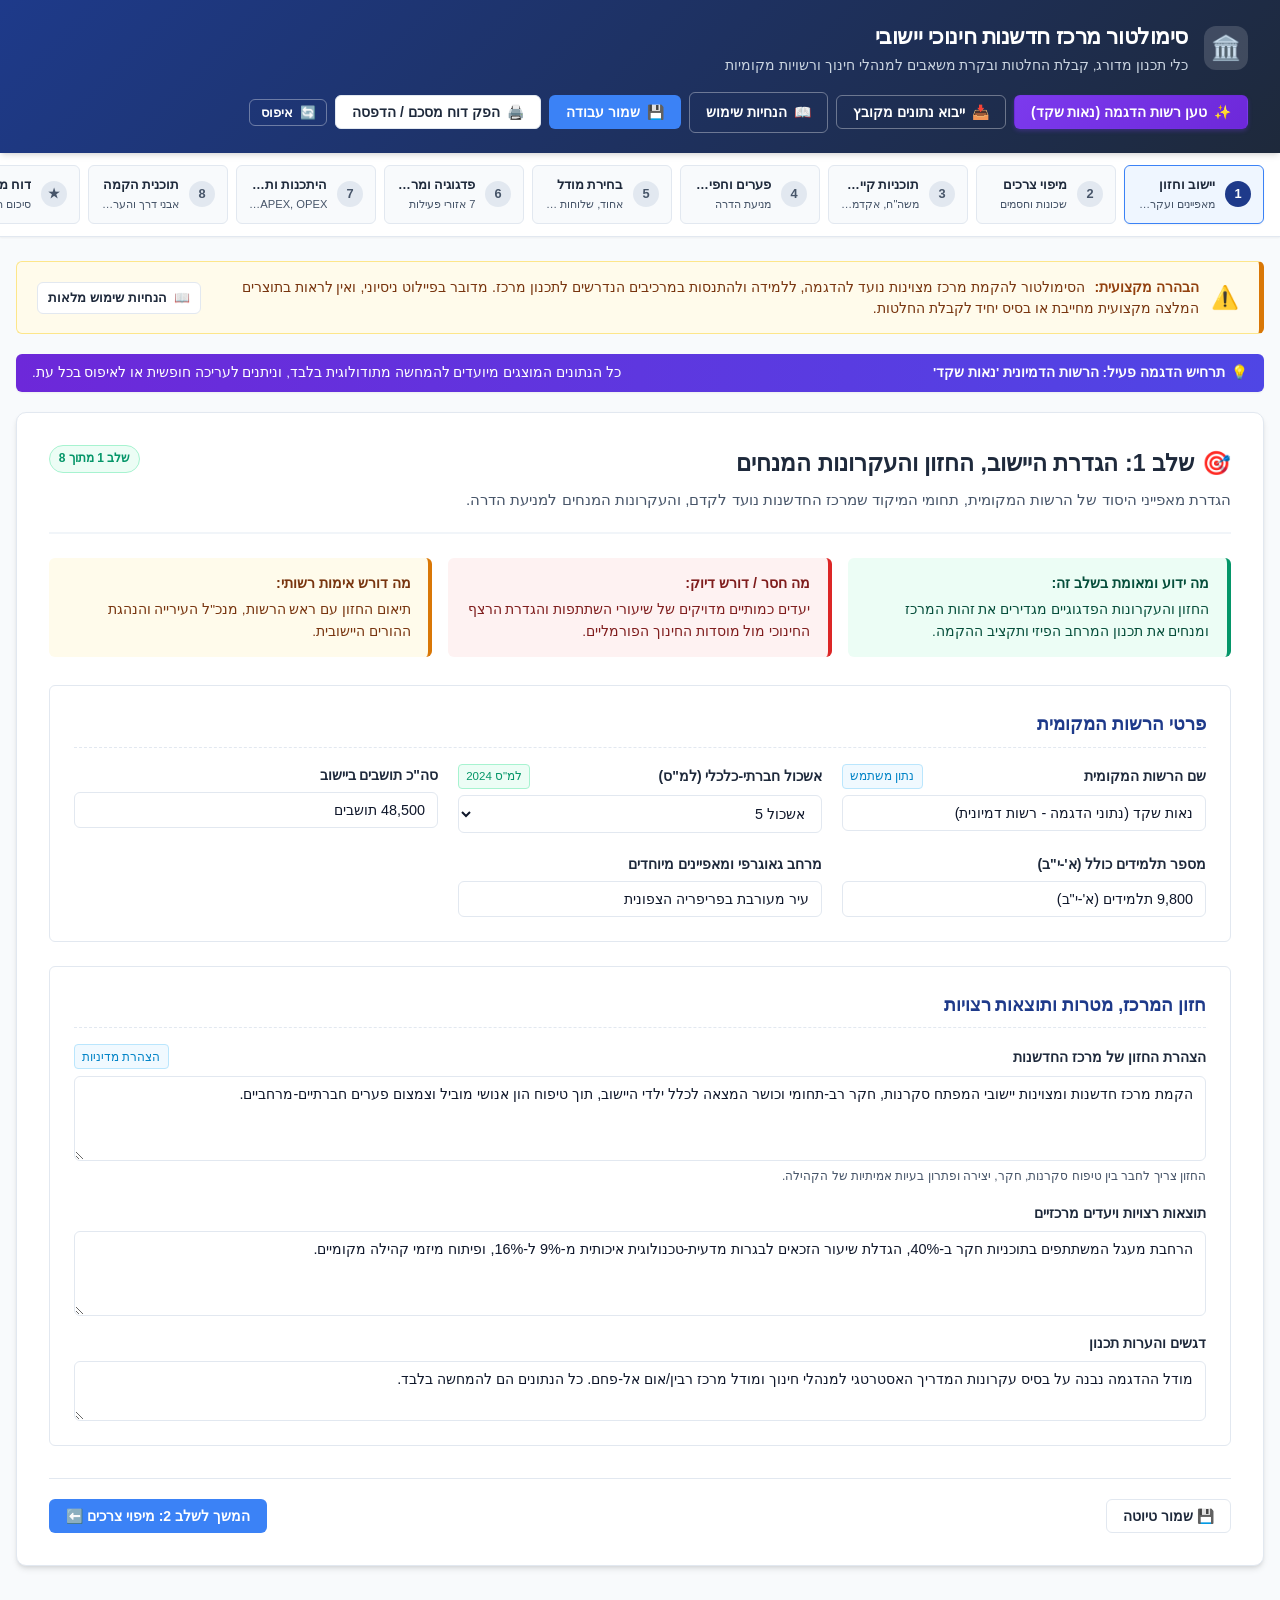
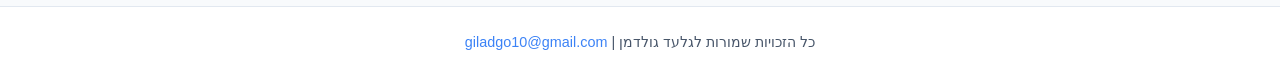
<file: index.html>
<!DOCTYPE html>
<html lang="he" dir="rtl">
<head>
  <meta charset="UTF-8">
  <meta name="viewport" content="width=device-width, initial-scale=1.0">
  <title>סימולטור מרכז חדשנות חינוכי יישובי | כלי תכנון, קבלת החלטות ובקרת משאבים</title>
  <link rel="stylesheet" href="css/styles.css">
</head>
<body>

  <!-- כותרת ראשית וסרגל פעולות עליון -->
  <header class="app-header">
    <div class="header-container">
      <div class="brand-section">
        <div class="brand-icon">🏛️</div>
        <div class="brand-text">
          <h1>סימולטור מרכז חדשנות חינוכי יישובי</h1>
          <p>כלי תכנון מדורג, קבלת החלטות ובקרת משאבים למנהלי חינוך ורשויות מקומיות</p>
        </div>
      </div>
      <div class="header-actions">
        <button type="button" class="btn btn-demo" onclick="loadDemoData()">
          <span>✨</span> טען רשות הדגמה (נאות שקד)
        </button>
        <button type="button" class="btn btn-outline-light" onclick="openImportModal()" title="ייבוא נתוני תכנון מקובץ חיצוני">
          <span>📥</span> ייבוא נתונים מקובץ
        </button>
        <a href="instructions.html" class="btn btn-outline-light" title="הנחיות שימוש ומדריך למשתמש">
          <span>📖</span> הנחיות שימוש
        </a>
        <button type="button" class="btn btn-primary" onclick="saveData(true)">
          <span>💾</span> שמור עבודה
        </button>
        <button type="button" class="btn btn-secondary" onclick="printReport()">
          <span>🖨️</span> הפק דוח מסכם / הדפסה
        </button>
        <button type="button" class="btn btn-outline-light btn-sm" onclick="resetToBlank()" title="איפוס לתבנית ריקה">
          <span>🔄</span> איפוס
        </button>
      </div>
    </div>
  </header>

  <!-- סרגל שלבים ניווט (Stepper) -->
  <nav class="stepper-nav-wrapper">
    <div class="stepper-nav">
      <div class="step-tab active" data-step="1">
        <div class="step-badge">1</div>
        <div class="step-tab-content">
          <div class="step-tab-title">יישוב וחזון</div>
          <div class="step-tab-subtitle">מאפיינים ועקרונות</div>
        </div>
      </div>
      <div class="step-tab" data-step="2">
        <div class="step-badge">2</div>
        <div class="step-tab-content">
          <div class="step-tab-title">מיפוי צרכים</div>
          <div class="step-tab-subtitle">שכונות וחסמים</div>
        </div>
      </div>
      <div class="step-tab" data-step="3">
        <div class="step-badge">3</div>
        <div class="step-tab-content">
          <div class="step-tab-title">תוכניות קיימות</div>
          <div class="step-tab-subtitle">משה"ח, אקדמיה, צה"ל</div>
        </div>
      </div>
      <div class="step-tab" data-step="4">
        <div class="step-badge">4</div>
        <div class="step-tab-content">
          <div class="step-tab-title">פערים וחפיפות</div>
          <div class="step-tab-subtitle">מניעת הדרה</div>
        </div>
      </div>
      <div class="step-tab" data-step="5">
        <div class="step-badge">5</div>
        <div class="step-tab-content">
          <div class="step-tab-title">בחירת מודל</div>
          <div class="step-tab-subtitle">אחוד, שלוחות או רשת</div>
        </div>
      </div>
      <div class="step-tab" data-step="6">
        <div class="step-badge">6</div>
        <div class="step-tab-content">
          <div class="step-tab-title">פדגוגיה ומרחב</div>
          <div class="step-tab-subtitle">7 אזורי פעילות</div>
        </div>
      </div>
      <div class="step-tab" data-step="7">
        <div class="step-badge">7</div>
        <div class="step-tab-content">
          <div class="step-tab-title">היתכנות ותקציב</div>
          <div class="step-tab-subtitle">CAPEX, OPEX ומימון</div>
        </div>
      </div>
      <div class="step-tab" data-step="8">
        <div class="step-badge">8</div>
        <div class="step-tab-content">
          <div class="step-tab-title">תוכנית הקמה</div>
          <div class="step-tab-subtitle">אבני דרך והערכה</div>
        </div>
      </div>
      <div class="step-tab" data-step="summary">
        <div class="step-badge">★</div>
        <div class="step-tab-content">
          <div class="step-tab-title">דוח מנהלים</div>
          <div class="step-tab-subtitle">סיכום החלטות כולל</div>
        </div>
      </div>
    </div>
  </nav>

  <!-- תוכן ראשי -->
  <main class="main-content">

    <!-- הודעת הבהרה מקצועית בולטת במסך הראשי -->
    <div class="disclaimer-banner">
      <div class="disclaimer-body">
        <span class="disclaimer-icon">⚠️</span>
        <div class="disclaimer-text">
          <strong>הבהרה מקצועית:</strong>
          הסימולטור להקמת מרכז מצוינות נועד להדגמה, ללמידה ולהתנסות במרכיבים הנדרשים לתכנון מרכז. מדובר בפיילוט ניסיוני, ואין לראות בתוצרים המלצה מקצועית מחייבת או בסיס יחיד לקבלת החלטות.
        </div>
      </div>
      <a href="instructions.html" class="btn btn-secondary btn-sm" style="text-decoration:none; white-space:nowrap;">
        <span>📖</span> הנחיות שימוש מלאות
      </a>
    </div>

    <!-- באנר תרחיש הדגמה -->
    <div id="demoBanner" class="demo-banner">
      <strong><span>💡</span> תרחיש הדגמה פעיל: הרשות הדמיונית 'נאות שקד'</strong>
      <span>כל הנתונים המוצגים מיועדים להמחשה מתודולוגית בלבד, וניתנים לעריכה חופשית או לאיפוס בכל עת.</span>
    </div>

    <!-- ==========================================
         שלב 1: הגדרת היישוב והחזון
         ========================================== -->
    <section id="stage1" class="stage-panel active">
      <div class="stage-header">
        <div class="stage-title-wrap">
          <h2><span>🎯</span> שלב 1: הגדרת היישוב, החזון והעקרונות המנחים</h2>
          <p>הגדרת מאפייני היסוד של הרשות המקומית, תחומי המיקוד שמרכז החדשנות נועד לקדם, והעקרונות המנחים למניעת הדרה.</p>
        </div>
        <span class="badge badge-verified">שלב 1 מתוך 8</span>
      </div>

      <div class="status-meta-grid">
        <div class="meta-card meta-card-known">
          <strong>מה ידוע ומאומת בשלב זה:</strong>
          החזון והעקרונות הפדגוגיים מגדירים את זהות המרכז ומנחים את תכנון המרחב הפיזי ותקציב ההקמה.
        </div>
        <div class="meta-card meta-card-missing">
          <strong>מה חסר / דורש דיוק:</strong>
          יעדים כמותיים מדויקים של שיעורי השתתפות והגדרת הרצף החינוכי מול מוסדות החינוך הפורמליים.
        </div>
        <div class="meta-card meta-card-verify">
          <strong>מה דורש אימות רשותי:</strong>
          תיאום החזון עם ראש הרשות, מנכ"ל העירייה והנהגת ההורים היישובית.
        </div>
      </div>

      <div class="form-section">
        <div class="form-section-title">פרטי הרשות המקומית</div>
        <div class="form-grid">
          <div class="form-group">
            <label for="s1_authorityName">
              שם הרשות המקומית
              <span class="field-meta-tag badge-self">נתון משתמש</span>
            </label>
            <input type="text" id="s1_authorityName" class="form-control" placeholder="לדוגמה: עיריית נאות שקד">
          </div>
          <div class="form-group">
            <label for="s1_cbsCluster">
              אשכול חברתי-כלכלי (למ"ס)
              <span class="field-meta-tag badge-verified">למ"ס 2024</span>
            </label>
            <select id="s1_cbsCluster" class="form-control">
              <option value="">בחר אשכול...</option>
              <option value="1">אשכול 1</option>
              <option value="2">אשכול 2</option>
              <option value="3">אשכול 3</option>
              <option value="4">אשכול 4</option>
              <option value="5">אשכול 5</option>
              <option value="6">אשכול 6</option>
              <option value="7">אשכול 7</option>
              <option value="8">אשכול 8</option>
              <option value="9">אשכול 9</option>
              <option value="10">אשכול 10</option>
            </select>
          </div>
          <div class="form-group">
            <label for="s1_totalPopulation">סה"כ תושבים ביישוב</label>
            <input type="text" id="s1_totalPopulation" class="form-control" placeholder="לדוגמה: 48,500">
          </div>
          <div class="form-group">
            <label for="s1_studentCount">מספר תלמידים כולל (א'-י"ב)</label>
            <input type="text" id="s1_studentCount" class="form-control" placeholder="לדוגמה: 9,800">
          </div>
          <div class="form-group">
            <label for="s1_geographicArea">מרחב גאוגרפי ומאפיינים מיוחדים</label>
            <input type="text" id="s1_geographicArea" class="form-control" placeholder="לדוגמה: פריפריה צפונית, רשות מעורבת">
          </div>
        </div>
      </div>

      <div class="form-section">
        <div class="form-section-title">חזון המרכז, מטרות ותוצאות רצויות</div>
        <div class="form-group" style="margin-bottom:1rem;">
          <label for="s1_visionStatement">
            הצהרת החזון של מרכז החדשנות
            <span class="field-meta-tag badge-self">הצהרת מדיניות</span>
          </label>
          <textarea id="s1_visionStatement" class="form-control" placeholder="מה המרכז אמור לקדם ביישוב?"></textarea>
          <span class="form-text">החזון צריך לחבר בין טיפוח סקרנות, חקר, יצירה ופתרון בעיות אמיתיות של הקהילה.</span>
        </div>
        <div class="form-group" style="margin-bottom:1rem;">
          <label for="s1_desiredOutcomes">תוצאות רצויות ויעדים מרכזיים</label>
          <textarea id="s1_desiredOutcomes" class="form-control" placeholder="אילו שינויים מדידים ייראו במערכת החינוך היישובית בעקבות פעילות המרכז?"></textarea>
        </div>
        <div class="form-group">
          <label for="s1_notes">דגשים והערות תכנון</label>
          <textarea id="s1_notes" class="form-control" style="min-height:60px;"></textarea>
        </div>
      </div>

      <div class="stage-footer">
        <div class="stage-footer-right">
          <button type="button" class="btn btn-secondary" onclick="saveData(true)">💾 שמור טיוטה</button>
        </div>
        <div class="stage-footer-left">
          <button type="button" class="btn btn-primary" onclick="nextStep()">המשך לשלב 2: מיפוי צרכים ⬅️</button>
        </div>
      </div>
    </section>


    <!-- ==========================================
         שלב 2: מיפוי צרכים ואוכלוסיות
         ========================================== -->
    <section id="stage2" class="stage-panel">
      <div class="stage-header">
        <div class="stage-title-wrap">
          <h2><span>🗺️</span> שלב 2: מיפוי צרכים, אוכלוסיות והזדמנויות</h2>
          <p>מיפוי שכונות הרשות, בתי הספר, פלחי הגיל, וזיהוי חסמי נגישות, שפה, תחבורה ותשתיות.</p>
        </div>
        <span class="badge badge-verified">שלב 2 מתוך 8</span>
      </div>

      <div class="status-meta-grid">
        <div class="meta-card meta-card-known">
          <strong>מה ידוע מתוך נתוני הרשות:</strong>
          פריסת מוסדות החינוך ומספרי התלמידים לפי שכונות (נתוני מנב"ס/שפ"ח).
        </div>
        <div class="meta-card meta-card-missing">
          <strong>מה חסר / מסומן כהערכה:</strong>
          שיעור המחשוב והרשת הביתית בשכונות מוחלשות (דורש סקר צרכים ממוקד).
        </div>
        <div class="meta-card meta-card-verify">
          <strong>מה דורש אימות מול מחלקת תחבורה:</strong>
          זמינות קווי תחבורה ציבורית או צורך בהקצאת מערך הסעות ייעודי למרכז.
        </div>
      </div>

      <div class="form-section">
        <div style="display:flex; justify-content:space-between; align-items:center; margin-bottom:0.75rem;">
          <div class="form-section-title" style="margin-bottom:0; border-bottom:none;">שכונות, אזורים ונגישות גאוגרפית</div>
          <button type="button" class="btn btn-secondary btn-sm" onclick="addNewNeighborhoodPrompt()">➕ הוסף שכונה</button>
        </div>
        <div class="table-responsive">
          <table class="table">
            <thead>
              <tr>
                <th>שם השכונה / אזור</th>
                <th>בתי ספר בשכונה</th>
                <th>תלמידים משוערים</th>
                <th>מדד חברתי-כלכלי</th>
                <th>חסמי נגישות ותחבורה</th>
              </tr>
            </thead>
            <tbody id="s2_neighborhoodsTableBody">
              <!-- נטען דינמית -->
            </tbody>
          </table>
        </div>
      </div>

      <div class="form-section">
        <div class="form-section-title">אוכלוסיות יעד, צרכים וחוזקות יישוביות</div>
        <div class="form-grid">
          <div class="form-group">
            <label for="s2_targetPopulations">
              אוכלוסיות יעד וקבוצות גיל
              <span class="field-meta-tag badge-self">הגדרת רשות</span>
            </label>
            <textarea id="s2_targetPopulations" class="form-control" placeholder="אילו קהלים וקבוצות גיל המרכז ישרת?"></textarea>
          </div>
          <div class="form-group">
            <label for="s2_identifiedNeeds">
              צרכים חינוכיים שעלו במיפוי
              <span class="field-meta-tag badge-self">מיפוי צרכים</span>
            </label>
            <textarea id="s2_identifiedNeeds" class="form-control" placeholder="מעבדות פתוחות, מרחבי מייקרס, חקר"></textarea>
          </div>
          <div class="form-group" style="grid-column: 1 / -1;">
            <label for="s2_strengths">חוזקות ועוגנים קיימים ברשות</label>
            <textarea id="s2_strengths" class="form-control" placeholder="צוותים מחויבים, מכללה טכנולוגית, תעשייה"></textarea>
          </div>
        </div>
      </div>

      <div class="form-section">
        <div class="form-section-title">זיהוי חסמים קריטיים (Barriers Analysis)</div>
        <div class="form-grid">
          <div class="form-group">
            <label for="s2_barrier_transport">
              חסם תחבורה וניידות
              <span class="field-meta-tag badge-estimate">הערכה לתכנון</span>
            </label>
            <textarea id="s2_barrier_transport" class="form-control"></textarea>
          </div>
          <div class="form-group">
            <label for="s2_barrier_socio">
              חסם כלכלי ודמי השתתפות
              <span class="field-meta-tag badge-estimate">הערכה לתכנון</span>
            </label>
            <textarea id="s2_barrier_socio" class="form-control"></textarea>
          </div>
          <div class="form-group">
            <label for="s2_barrier_lang">
              חסם שפתי ותרבותי
              <span class="field-meta-tag badge-self">מיפוי רשותי</span>
            </label>
            <textarea id="s2_barrier_lang" class="form-control"></textarea>
          </div>
          <div class="form-group">
            <label for="s2_barrier_infra">
              חסמי תשתית ומעבדות קיימות
              <span class="field-meta-tag badge-verified">דוח הנדסה</span>
            </label>
            <textarea id="s2_barrier_infra" class="form-control"></textarea>
          </div>
        </div>
      </div>

      <div class="form-section">
        <div class="form-section-title">פרטי מקורות המידע ותיעוד נתונים חסרים</div>
        <div class="form-grid">
          <div class="form-group">
            <label for="s2_dataSources">מקורות המידע ששימשו למיפוי</label>
            <input type="text" id="s2_dataSources" class="form-control">
          </div>
          <div class="form-group">
            <label for="s2_updateDate">תאריך עדכון אחרון של הנתונים</label>
            <input type="date" id="s2_updateDate" class="form-control">
          </div>
          <div class="form-group" style="grid-column: 1 / -1;">
            <label for="s2_missingDataNotes">הערות לגבי נתונים חסרים / טעוני אימות</label>
            <textarea id="s2_missingDataNotes" class="form-control"></textarea>
          </div>
        </div>
      </div>

      <div class="stage-footer">
        <div class="stage-footer-right">
          <button type="button" class="btn btn-secondary" onclick="prevStep()">➡️ חזור לשלב 1</button>
          <button type="button" class="btn btn-secondary" onclick="saveData(true)">💾 שמור טיוטה</button>
        </div>
        <div class="stage-footer-left">
          <button type="button" class="btn btn-primary" onclick="nextStep()">המשך לשלב 3: תוכניות קיימות ⬅️</button>
        </div>
      </div>
    </section>


    <!-- ==========================================
         שלב 3: מיפוי תוכניות ומענים קיימים
         ========================================== -->
    <section id="stage3" class="stage-panel">
      <div class="stage-header">
        <div class="stage-title-wrap">
          <h2><span>📋</span> שלב 3: מיפוי תוכניות ומענים קיימים ברשות</h2>
          <p>מיפוי תוכניות של משרד החינוך, הרשות, אקדמיה, צה"ל, עמותות ופילנתרופיה, כולל תנאי כניסה וסיווג מהימנות.</p>
        </div>
        <span class="badge badge-verified">שלב 3 מתוך 8</span>
      </div>

      <div class="status-meta-grid">
        <div class="meta-card meta-card-known">
          <strong>מקורות מאומתים:</strong>
          מרכזי מחוננים של משרד החינוך, תוכניות גפ"ן מוסדיות, תוכניות מגשימים ואקדמיה.
        </div>
        <div class="meta-card meta-card-missing">
          <strong>תוכניות שאינן ברשת:</strong>
          יוזמות מקומיות של בתי ספר ועמותות שכונתיות קטנות (מוגדרות לפי דיווח עצמי).
        </div>
        <div class="meta-card meta-card-verify">
          <strong>אימות מחירים ומלגות:</strong>
          בדיקת חוזרי מנכ"ל לגבי תשלומי הורים מותרים ומבחני הכנסה למלגות.
        </div>
      </div>

      <div class="form-section">
        <div style="display:flex; justify-content:space-between; align-items:center; margin-bottom:0.75rem;">
          <div class="form-section-title" style="margin-bottom:0; border-bottom:none;">קטלוג תוכניות ומסגרות פעילות</div>
          <button type="button" class="btn btn-secondary btn-sm" onclick="addNewProgramPrompt()">➕ הוסף תוכנית</button>
        </div>
        <div class="table-responsive">
          <table class="table">
            <thead>
              <tr>
                <th>שם התוכנית</th>
                <th>גוף מפעיל</th>
                <th>תחום</th>
                <th>שכבות גיל</th>
                <th>משתתפים</th>
                <th>עלות להורים</th>
                <th>סיווג אמינות וסטטוס</th>
              </tr>
            </thead>
            <tbody id="s3_programsTableBody">
              <!-- נטען דינמית -->
            </tbody>
          </table>
        </div>
      </div>

      <div class="stage-footer">
        <div class="stage-footer-right">
          <button type="button" class="btn btn-secondary" onclick="prevStep()">➡️ חזור לשלב 2</button>
          <button type="button" class="btn btn-secondary" onclick="saveData(true)">💾 שמור טיוטה</button>
        </div>
        <div class="stage-footer-left">
          <button type="button" class="btn btn-primary" onclick="nextStep()">המשך לשלב 4: זיהוי פערים ⬅️</button>
        </div>
      </div>
    </section>


    <!-- ==========================================
         שלב 4: זיהוי פערים וחפיפות
         ========================================== -->
    <section id="stage4" class="stage-panel">
      <div class="stage-header">
        <div class="stage-title-wrap">
          <h2><span>⚖️</span> שלב 4: ניתוח פערים, כפילויות ושיתופי פעולה</h2>
          <p>הצלבת הצרכים מול התוכניות הקיימות: אילו תחומים ואוכלוסיות נותרים ללא מענה, ואיפה קיימת כפילות משאבים.</p>
        </div>
        <span class="badge badge-verified">שלב 4 מתוך 8</span>
      </div>

      <div class="status-meta-grid">
        <div class="meta-card meta-card-known">
          <strong>העיקרון האתי המחייב:</strong>
          המערכת אינה מסיקה סיבתיות לגבי הישגים, ואינה מציגה פער כעובדה אם הנתונים חלקיים.
        </div>
        <div class="meta-card meta-card-missing">
          <strong>פער נתונים מול פער שירות:</strong>
          היעדר תלמידים משכונה מסוימת אינו מעיד על חוסר עניין, אלא על חסמי תחבורה ועלות.
        </div>
        <div class="meta-card meta-card-verify">
          <strong>דוח מבקר המדינה 2023:</strong>
          בדיקת מנגנוני התיאום העירוניים למניעת כפילויות בתקציבי תוכניות מצוינות.
        </div>
      </div>

      <div class="form-section">
        <div class="form-section-title">ניתוח פערים ואוכלוסיות ללא מענה</div>
        <div class="form-grid">
          <div class="form-group">
            <label for="s4_unaddressedNeeds">
              צרכים חינוכיים ללא מענה כיום
              <span class="field-meta-tag badge-estimate">ניתוח פערים</span>
            </label>
            <textarea id="s4_unaddressedNeeds" class="form-control" style="min-height:95px;"></textarea>
          </div>
          <div class="form-group">
            <label for="s4_underservedPopulations">
              אוכלוסיות יעד ושכונות בחסר (Under-represented)
              <span class="field-meta-tag badge-verified">הצלבת רישום</span>
            </label>
            <textarea id="s4_underservedPopulations" class="form-control" style="min-height:95px;"></textarea>
          </div>
        </div>
      </div>

      <div class="form-section">
        <div class="form-section-title">כפילויות והזדמנויות לשותפות</div>
        <div class="form-grid">
          <div class="form-group">
            <label for="s4_programOverlaps">
              חפיפות וכפילויות בין תוכניות קיימות
              <span class="field-meta-tag badge-self">מיפוי רשותי</span>
            </label>
            <textarea id="s4_programOverlaps" class="form-control"></textarea>
          </div>
          <div class="form-group">
            <label for="s4_partnershipOpportunities">
              הזדמנויות לשותפויות (אקדמיה, תעשייה, צה"ל)
              <span class="field-meta-tag badge-estimate">הזדמנות אסטרטגית</span>
            </label>
            <textarea id="s4_partnershipOpportunities" class="form-control"></textarea>
          </div>
          <div class="form-group" style="grid-column: 1 / -1;">
            <label for="s4_notes">הערות מתודולוגיות ואזהרות אמינות</label>
            <textarea id="s4_notes" class="form-control" style="min-height:60px;"></textarea>
          </div>
        </div>
      </div>

      <div class="stage-footer">
        <div class="stage-footer-right">
          <button type="button" class="btn btn-secondary" onclick="prevStep()">➡️ חזור לשלב 3</button>
          <button type="button" class="btn btn-secondary" onclick="saveData(true)">💾 שמור טיוטה</button>
        </div>
        <div class="stage-footer-left">
          <button type="button" class="btn btn-primary" onclick="nextStep()">המשך לשלב 5: בחירת מודל ⬅️</button>
        </div>
      </div>
    </section>


    <!-- ==========================================
         שלב 5: בחירת מודל מרכז ופורטפוליו
         ========================================== -->
    <section id="stage5" class="stage-panel">
      <div class="stage-header">
        <div class="stage-title-wrap">
          <h2><span>🧩</span> שלב 5: בחירת מודל מרכז ופורטפוליו חינוכי</h2>
          <p>השוואת 4 מודלים תפעוליים והשלכותיהם על נגישות, הכללה חברתית, כוח אדם, גמישות שטח ועלויות.</p>
        </div>
        <span class="badge badge-verified">שלב 5 מתוך 8</span>
      </div>

      <div class="selection-cards" style="margin-bottom:1.5rem;">
        <div class="select-card model-select-card" data-model-type="centralized">
          <div class="select-card-header">
            <span class="select-card-title">1. מרכז פיזי אחוד</span>
            <span class="badge badge-self">Centralized Hub</span>
          </div>
          <div class="select-card-desc">
            מבנה מרכזי יחיד ביישוב המרכז את כל הציוד המתקדם, המעבדות ואנשי המקצוע.
          </div>
          <div class="select-card-impacts">
            • <strong>נגישות:</strong> תלויה בהסעות<br>
            • <strong>הצטיידות:</strong> יעילות גבוהה בריכוז ציוד<br>
            • <strong>כוח אדם:</strong> ניהול מרוכז וצוות קבוע
          </div>
        </div>

        <div class="select-card model-select-card" data-model-type="hub_and_spoke">
          <div class="select-card-header">
            <span class="select-card-title">2. שלוחות בבתי ספר</span>
            <span class="badge badge-verified">Hub & Spoke</span>
          </div>
          <div class="select-card-desc">
            עוגן מרכזי מצויד היטב במרכז העיר, לצד 2-3 שלוחות מקומיות בבתי ספר בשכונות מרוחקות.
          </div>
          <div class="select-card-impacts">
            • <strong>נגישות:</strong> מצוינת, מנטרלת חסם הסעות<br>
            • <strong>הצטיידות:</strong> שילוב בין ציוד מרכזי לערכות ניידות<br>
            • <strong>הכללה:</strong> הגבוהה ביותר לשכונות מוחלשות
          </div>
        </div>

        <div class="select-card model-select-card" data-model-type="mobile">
          <div class="select-card-header">
            <span class="select-card-title">3. מודל נייד (Mobile Lab)</span>
            <span class="badge badge-estimate">ניידת מייקרס</span>
          </div>
          <div class="select-card-desc">
            מעבדה ניידת ברכב ייעודי הנודדת בין בתי ספר ומרכזים קהילתיים לפי תוכנית שבועית.
          </div>
          <div class="select-card-impacts">
            • <strong>שטח קבוע:</strong> עלות שטח אפסית<br>
            • <strong>ציוד:</strong> מוגבל לממדי הרכב<br>
            • <strong>תחזוקה:</strong> עלויות רכב ודלק
          </div>
        </div>

        <div class="select-card model-select-card" data-model-type="ecosystem_network">
          <div class="select-card-header">
            <span class="select-card-title">4. רשת שותפים מבוזרת</span>
            <span class="badge badge-self">Ecosystem Network</span>
          </div>
          <div class="select-card-desc">
            הפעלת פעילויות מבוזרות במתקני המכללה האקדמית, חברות הייטק, מרכזים קהילתיים ומוזיאונים.
          </div>
          <div class="select-card-impacts">
            • <strong>מבנה:</strong> ניצול תשתיות קיימות<br>
            • <strong>משילות:</strong> תיאום מורכב בין שותפים<br>
            • <strong>המשכיות:</strong> תלות בהסכמי שותפות
          </div>
        </div>
      </div>

      <div class="form-section">
        <div class="form-section-title">מדיניות איתור, קבלה ופתיחות לקהילה</div>
        <div class="form-grid">
          <div class="form-group">
            <label for="s5_admissionPolicy">
              מדיניות איתור וקבלה
              <span class="field-meta-tag badge-verified">מחקר רפ 2026</span>
            </label>
            <select id="s5_admissionPolicy" class="form-control">
              <option value="mixed_portfolios">שערי כניסה מרובים (תיק עבודות, המלצת מורה, מוטיבציה)</option>
              <option value="teacher_recommendation">המלצת צוותי בתי הספר בלבד</option>
              <option value="open_lottery">כניסה פתוחה / הגרלה לכלל המעוניינים</option>
              <option value="exams_only">מבחן איתור קוגניטיבי מוקדם בלבד (לא מומלץ)</option>
            </select>
            <span class="form-text">מחקר מאל"ו ולמ"ס 2026 מראה כי מבחן יחיד מחמיץ חלק ניכר מהמצטיינים בבגרות.</span>
          </div>
          <div class="form-group">
            <label for="s5_estimatedParticipants">מספר משתתפים צפוי בשנה</label>
            <input type="number" id="s5_estimatedParticipants" class="form-control" value="650">
          </div>
          <div class="form-group">
            <label for="s5_activityFrequency">מתכונת פעילות שבועית</label>
            <select id="s5_activityFrequency" class="form-control">
              <option value="afternoon_and_morning">משולב: שעות בוקר לבתי ספר + שעות אחה"צ להעשרה אישית</option>
              <option value="afternoon_only">שעות אחה"צ בלבד (חוגים ומיזמים עצמאיים)</option>
              <option value="morning_only">שעות הבוקר בלבד (ימי שליפה מרוכזים)</option>
            </select>
          </div>
          <div class="form-group">
            <label for="s5_communityOpenness">פתיחות לקהילה ולהורים</label>
            <select id="s5_communityOpenness" class="form-control">
              <option value="high">גבוהה: סדנאות הורים-ילדים, אירועי מייקרס וימי פתיחה לקהילה</option>
              <option value="medium">בינונית: אירועי שיא שנתיים וירידי יזמות</option>
              <option value="low">נמוכה: סגור לתלמידי התוכניות בלבד</option>
            </select>
          </div>
          <div class="form-group" style="grid-column: 1 / -1;">
            <label for="s5_modelRationale">נימוק לבחירת המודל והשלכותיו</label>
            <textarea id="s5_modelRationale" class="form-control"></textarea>
          </div>
        </div>
      </div>

      <div class="stage-footer">
        <div class="stage-footer-right">
          <button type="button" class="btn btn-secondary" onclick="prevStep()">➡️ חזור לשלב 4</button>
          <button type="button" class="btn btn-secondary" onclick="saveData(true)">💾 שמור טיוטה</button>
        </div>
        <div class="stage-footer-left">
          <button type="button" class="btn btn-primary" onclick="nextStep()">המשך לשלב 6: פדגוגיה ומרחב ⬅️</button>
        </div>
      </div>
    </section>


    <!-- ==========================================
         שלב 6: תכנון פדגוגי, ארגוני ומרחבי
         ========================================== -->
    <section id="stage6" class="stage-panel">
      <div class="stage-header">
        <div class="stage-title-wrap">
          <h2><span>🏛️</span> שלב 6: תכנון פדגוגי, ארגוני ומרחבי</h2>
          <p>תכנון 7 אזורי הפעילות המרחביים לפי מאמר "מהרעיון למרחב" ועקרונות OECD ILE. המרחב משרת את הפדגוגיה!</p>
        </div>
        <span class="badge badge-verified">שלב 6 מתוך 8</span>
      </div>

      <div class="status-meta-grid">
        <div class="meta-card meta-card-known">
          <strong>עקרון יסוד תכנוני:</strong>
          אין מתחילים מרכישת ציוד או ריהוט – העיצוב המרחבי נגזר מהתפיסה הפדגוגית ומרווחת הלומד (Wellbeing).
        </div>
        <div class="meta-card meta-card-verify">
          <strong>מרחבים גמישים (OECD):</strong>
          שילוב של מרחבי התכנסות, מעבדות חקר, סדנאות ייצור, מרחבים שקטים ומפגש חברתי בלתי פורמלי.
        </div>
        <div class="meta-card meta-card-missing">
          <strong>בדיקת שטח כולל:</strong>
          סה"כ שטח מתוכנן נטו: <strong id="s6_totalAreaDisplay" style="color:var(--primary);">0 מ"ר</strong>.
        </div>
      </div>

      <div class="form-section">
        <div class="form-section-title">שבעת אזורי הפעילות המרחביים</div>
        <div id="s6_spacesContainer">
          <!-- נטען דינמית -->
        </div>
      </div>

      <div class="form-section">
        <div class="form-section-title">ממשל, הובלה וצוות המרכז</div>
        <div class="form-grid">
          <div class="form-group">
            <label for="s6_governanceStructure">
              מבנה ממשל והובלה עירונית
              <span class="field-meta-tag badge-verified">דוח מבקר 2023</span>
            </label>
            <textarea id="s6_governanceStructure" class="form-control" placeholder="ועדת היגוי, נציג גזברות, פיקוח משרד החינוך"></textarea>
          </div>
          <div class="form-group">
            <label for="s6_keyPartners">שותפים אסטרטגיים</label>
            <textarea id="s6_keyPartners" class="form-control" placeholder="מכללה, תעשייה, קרנות, צה\"ל"></textarea>
          </div>
          <div class="form-group">
            <label for="s6_staffingRoles">תפקידי צוות וכוח אדם</label>
            <textarea id="s6_staffingRoles" class="form-control" placeholder="מנהל מרכז, מדריכים, תמיכה טכנית"></textarea>
          </div>
          <div class="form-group">
            <label for="s6_pedagogicalConcept">תפיסה פדגוגית מובילה</label>
            <textarea id="s6_pedagogicalConcept" class="form-control" placeholder="למידה מבוססת פרויקטים, אתגרים עירוניים, STEM"></textarea>
          </div>
        </div>
      </div>

      <div class="stage-footer">
        <div class="stage-footer-right">
          <button type="button" class="btn btn-secondary" onclick="prevStep()">➡️ חזור לשלב 5</button>
          <button type="button" class="btn btn-secondary" onclick="saveData(true)">💾 שמור טיוטה</button>
        </div>
        <div class="stage-footer-left">
          <button type="button" class="btn btn-primary" onclick="nextStep()">המשך לשלב 7: היתכנות ותקציב ⬅️</button>
        </div>
      </div>
    </section>


    <!-- ==========================================
         שלב 7: היתכנות, תקציב ומשאבים
         ========================================== -->
    <section id="stage7" class="stage-panel">
      <div class="stage-header">
        <div class="stage-title-wrap">
          <h2><span>💰</span> שלב 7: היתכנות תקציבית ומשאבים (CAPEX & OPEX)</h2>
          <p>הפרדה מלאה בין הקמה חד-פעמית לתפעול שוטף, שקיפות נוסחאות והנחות, וניתוח סיכוני הפסקת מימון.</p>
        </div>
        <span class="badge badge-verified">שלב 7 מתוך 8</span>
      </div>

      <div class="status-meta-grid">
        <div class="meta-card meta-card-verify">
          <strong>סטטוס אומדן תקציבי:</strong>
          כל הסכומים מוגדרים כ-<strong>"הערכה לתכנון — טעונה בדיקה בגזברות"</strong>. אין אומדן כהוצאה מאושרת.
        </div>
        <div class="meta-card meta-card-known">
          <strong>סה"כ עלות הקמה משוערת (CAPEX):</strong>
          <span id="s7_capexTotalDisplay" style="font-size:1.15rem; font-weight:800; color:var(--primary);">0 ₪</span>
        </div>
        <div class="meta-card meta-card-known">
          <strong>סה"כ תפעול שנתי משוער (OPEX):</strong>
          <span id="s7_opexTotalDisplay" style="font-size:1.15rem; font-weight:800; color:var(--secondary);">0 ₪</span>
        </div>
      </div>

      <!-- CAPEX -->
      <div class="form-section">
        <div class="form-section-title">
          <span>עלויות הקמה חד-פעמיות (CAPEX)</span>
          <span class="badge badge-estimate">תקציב פיתוח (תב"ר)</span>
        </div>
        <div class="form-grid">
          <div class="form-group">
            <label for="s7_renovationCost">
              עלות שיפוץ והתאמת מבנה (₪ למ"ר)
              <span class="field-meta-tag badge-estimate">Benchmark 2,400 ₪</span>
            </label>
            <input type="number" id="s7_renovationCost" class="form-control" onchange="captureCurrentStepInputs(); updateBudgetAndSpaceCalculations();">
          </div>
          <div class="form-group">
            <label for="s7_furnitureCost">ריהוט מודולרי גמיש (₪)</label>
            <input type="number" id="s7_furnitureCost" class="form-control" onchange="captureCurrentStepInputs(); updateBudgetAndSpaceCalculations();">
          </div>
          <div class="form-group">
            <label for="s7_equipmentCost">ציוד טכנולוגי ומעבדת מייקרס (₪)</label>
            <input type="number" id="s7_equipmentCost" class="form-control" onchange="captureCurrentStepInputs(); updateBudgetAndSpaceCalculations();">
          </div>
          <div class="form-group">
            <label for="s7_networkCost">תשתיות רשת ומערכות שמע/וידאו (₪)</label>
            <input type="number" id="s7_networkCost" class="form-control" onchange="captureCurrentStepInputs(); updateBudgetAndSpaceCalculations();">
          </div>
          <div class="form-group">
            <label for="s7_contingencyPercent">בלתי צפוי - בצ"מ (%)</label>
            <input type="number" id="s7_contingencyPercent" class="form-control" value="10" onchange="captureCurrentStepInputs(); updateBudgetAndSpaceCalculations();">
          </div>
        </div>
        <div class="formula-box">
          <strong>נוסחת חישוב הקמה:</strong>
          <code id="s7_capexFormulaDisplay">...</code>
          <p>הנחת עבודה: התאמת מבנה ציבורי קיים של הרשות (לא בינוי שלד חדש מהיסוד). טעון אישור מהנדס עיר.</p>
        </div>
      </div>

      <!-- OPEX -->
      <div class="form-section">
        <div class="form-section-title">
          <span>עלויות תפעול שנתיות שוטפות (OPEX)</span>
          <span class="badge badge-estimate">תקציב שוטף (ספר 08)</span>
        </div>
        <div class="form-grid">
          <div class="form-group">
            <label for="s7_managerCost">
              שכר מנהל/ת מרכז (עלות מעביד שנתית)
              <span class="field-meta-tag badge-verified">תקן רשותי</span>
            </label>
            <input type="number" id="s7_managerCost" class="form-control" onchange="captureCurrentStepInputs(); updateBudgetAndSpaceCalculations();">
          </div>
          <div class="form-group">
            <label for="s7_instructorPositions">מספר משרות מדריכים</label>
            <input type="number" id="s7_instructorPositions" class="form-control" step="0.5" onchange="captureCurrentStepInputs(); updateBudgetAndSpaceCalculations();">
          </div>
          <div class="form-group">
            <label for="s7_instructorCostPerPos">עלות מעביד למשרת מדריך (₪ לשנה)</label>
            <input type="number" id="s7_instructorCostPerPos" class="form-control" onchange="captureCurrentStepInputs(); updateBudgetAndSpaceCalculations();">
          </div>
          <div class="form-group">
            <label for="s7_adminTechCost">רכז אדמיניסטרציה ותמיכה טכנית (₪)</label>
            <input type="number" id="s7_adminTechCost" class="form-control" onchange="captureCurrentStepInputs(); updateBudgetAndSpaceCalculations();">
          </div>
          <div class="form-group">
            <label for="s7_maintenanceCost">תחזוקה, חשמל, מים וניקיון (₪)</label>
            <input type="number" id="s7_maintenanceCost" class="form-control" onchange="captureCurrentStepInputs(); updateBudgetAndSpaceCalculations();">
          </div>
          <div class="form-group">
            <label for="s7_insuranceCost">ביטוחים ואבטחה מוסדית (₪)</label>
            <input type="number" id="s7_insuranceCost" class="form-control" onchange="captureCurrentStepInputs(); updateBudgetAndSpaceCalculations();">
          </div>
          <div class="form-group">
            <label for="s7_consumablesCost">חומרים מתכלים לפעילות (₪)</label>
            <input type="number" id="s7_consumablesCost" class="form-control" onchange="captureCurrentStepInputs(); updateBudgetAndSpaceCalculations();">
          </div>
          <div class="form-group">
            <label for="s7_softwareCost">רישוי תוכנה ותחזוקת ציוד (₪)</label>
            <input type="number" id="s7_softwareCost" class="form-control" onchange="captureCurrentStepInputs(); updateBudgetAndSpaceCalculations();">
          </div>
          <div class="form-group">
            <label for="s7_scholarshipCost">
              קרן מלגות והסעות לתלמידים
              <span class="field-meta-tag badge-verified">מניעת הדרה</span>
            </label>
            <input type="number" id="s7_scholarshipCost" class="form-control" onchange="captureCurrentStepInputs(); updateBudgetAndSpaceCalculations();">
          </div>
          <div class="form-group">
            <label for="s7_marketingCost">אירועי קהילה ושיווק (₪)</label>
            <input type="number" id="s7_marketingCost" class="form-control" onchange="captureCurrentStepInputs(); updateBudgetAndSpaceCalculations();">
          </div>
        </div>
        <div class="formula-box">
          <strong>נוסחת חישוב תפעול שנתי:</strong>
          <code id="s7_opexFormulaDisplay">...</code>
        </div>
      </div>

      <!-- Funding & Risk -->
      <div class="form-section">
        <div class="form-section-title">
          <span>מקורות מימון ואיזון תקציבי</span>
          <span class="badge badge-verified">הכנסות מול הוצאות</span>
        </div>
        <div class="form-grid">
          <div class="form-group">
            <label for="s7_fundMunicipal">השתתפות עצמית של הרשות (ספר 08)</label>
            <input type="number" id="s7_fundMunicipal" class="form-control" onchange="captureCurrentStepInputs(); updateBudgetAndSpaceCalculations();">
          </div>
          <div class="form-group">
            <label for="s7_fundMoe">משרד החינוך (גפ"ן רשותי / קול קורא)</label>
            <input type="number" id="s7_fundMoe" class="form-control" onchange="captureCurrentStepInputs(); updateBudgetAndSpaceCalculations();">
          </div>
          <div class="form-group">
            <label for="s7_fundPhilanthropy">פילנתרופיה, קרנות וחסויות תעשייה</label>
            <input type="number" id="s7_fundPhilanthropy" class="form-control" onchange="captureCurrentStepInputs(); updateBudgetAndSpaceCalculations();">
          </div>
          <div class="form-group">
            <label for="s7_fundParentFees">תשלומי הורים מסובסדים (אגרות חוגים)</label>
            <input type="number" id="s7_fundParentFees" class="form-control" onchange="captureCurrentStepInputs(); updateBudgetAndSpaceCalculations();">
          </div>
        </div>

        <div style="margin-top:1.25rem; display:flex; justify-content:space-between; align-items:center; background:#f8fafc; padding:1rem; border:1px solid #e2e8f0; border-radius:8px;">
          <div>
            <strong>מאזן תפעולי חזוי (עודף / גרעון):</strong>
            <span id="s7_fundingBalanceDisplay" style="font-size:1.2rem; font-weight:800; margin-right:0.5rem;">0 ₪</span>
          </div>
          <span class="badge badge-estimate">טעון בדיקת תזרים</span>
        </div>

        <div id="s7_riskAlertDisplay" class="meta-card meta-card-verify" style="margin-top:1rem;">
          הערכת סיכוני מימון תחושב אוטומטית...
        </div>

        <div class="form-group" style="margin-top:1rem;">
          <label for="s7_fundingRiskAssessment">הערכת סיכונים ואמצעי גידור (תוכנית מגירה להפסקת תרומה)</label>
          <textarea id="s7_fundingRiskAssessment" class="form-control"></textarea>
        </div>
      </div>

      <div class="stage-footer">
        <div class="stage-footer-right">
          <button type="button" class="btn btn-secondary" onclick="prevStep()">➡️ חזור לשלב 6</button>
          <button type="button" class="btn btn-secondary" onclick="saveData(true)">💾 שמור טיוטה</button>
        </div>
        <div class="stage-footer-left">
          <button type="button" class="btn btn-primary" onclick="nextStep()">המשך לשלב 8: תוכנית הקמה ⬅️</button>
        </div>
      </div>
    </section>


    <!-- ==========================================
         שלב 8: תוכנית הקמה והערכה
         ========================================== -->
    <section id="stage8" class="stage-panel">
      <div class="stage-header">
        <div class="stage-title-wrap">
          <h2><span>🚀</span> שלב 8: תוכנית הקמה, אבני דרך ומדדי הערכה</h2>
          <p>מפת דרכים כרונולוגית (Gantt), אישורים סטטוטוריים מחייבים, ומדדי תהליך ותוצאה להערכה מעצבת.</p>
        </div>
        <span class="badge badge-verified">שלב 8 מתוך 8</span>
      </div>

      <div class="status-meta-grid">
        <div class="meta-card meta-card-known">
          <strong>אזהרה מתודולוגית:</strong>
          אין להציג שביעות רצון או השתתפות כהוכחה להשפעה פדגוגית ארוכת טווח.
        </div>
        <div class="meta-card meta-card-verify">
          <strong>נקודות לבדיקה מקצועית ורגולטורית:</strong>
          הפעלת המרכז מחייבת בירור מול הגורמים המוסמכים (יועץ בטיחות, מורשה נגישות, כיבוי אש, וייעוד הנכס בהנדסה).
        </div>
        <div class="meta-card meta-card-missing">
          <strong>הערכה מלווה:</strong>
          חובה לקבוע קו בסיס (Baseline) לפני תחילת הפעילות למדידת התקדמות אמיתית.
        </div>
      </div>

      <div class="form-section">
        <div class="form-section-title">מפת דרכים להקמה (אבני דרך כרונולוגיות)</div>
        <div id="s8_milestonesContainer" class="roadmap-timeline">
          <!-- נטען דינמית -->
        </div>
      </div>

      <div class="form-section">
        <div class="form-section-title">נקודות לבדיקה מקצועית, בטיחותית ורגולטורית (מול הגורמים המוסמכים)</div>
        <div class="table-responsive">
          <table class="table">
            <thead>
              <tr>
                <th>נושא הבדיקה</th>
                <th>סטטוס והקשר מקצועי</th>
                <th>גורם מוסמך לבדיקה</th>
              </tr>
            </thead>
            <tbody id="s8_statutoryTableBody">
              <!-- נטען דינמית -->
            </tbody>
          </table>
        </div>
      </div>

      <div class="form-section">
        <div class="form-section-title">מדדי תהליך, תוצאה והערכה מעצבת</div>
        <div class="form-grid">
          <div class="form-group">
            <label for="s8_processIndicators">
              מדדי תהליך (Process Indicators)
              <span class="field-meta-tag badge-verified">נגישות וייצוג</span>
            </label>
            <textarea id="s8_processIndicators" class="form-control" placeholder="אחוזי ייצוג מכל שכונה, שיעורי התמדה, גיוון מגדרי"></textarea>
          </div>
          <div class="form-group">
            <label for="s8_outcomeIndicators">
              מדדי תוצאה (Outcome Indicators)
              <span class="field-meta-tag badge-verified">השפעה והמשכיות</span>
            </label>
            <textarea id="s8_outcomeIndicators" class="form-control" placeholder="תוצרי חקר, מיזמים קהילתיים, המשך למגמות מדעיות"></textarea>
          </div>
          <div class="form-group" style="grid-column: 1 / -1;">
            <label for="s8_evaluationMethodology">מתודולוגיית הערכה ומחקר מלווה</label>
            <textarea id="s8_evaluationMethodology" class="form-control" placeholder="ליווי אקדמי, סקרי עמדות, פורטפוליו תוצרים וקבוצות מיקוד"></textarea>
          </div>
        </div>
      </div>

      <div class="stage-footer">
        <div class="stage-footer-right">
          <button type="button" class="btn btn-secondary" onclick="prevStep()">➡️ חזור לשלב 7</button>
          <button type="button" class="btn btn-secondary" onclick="saveData(true)">💾 שמור טיוטה</button>
        </div>
        <div class="stage-footer-left">
          <button type="button" class="btn btn-primary" onclick="goToSummary()">עבור לדוח מנהלים מסכם ★</button>
        </div>
      </div>
    </section>


    <!-- ==========================================
         תצוגת סיכום מנהלים אינטגרטיבי (Report)
         ========================================== -->
    <section id="stageSummary" class="stage-panel">
      <div class="stage-header">
        <div class="stage-title-wrap">
          <h2><span>📑</span> תזכיר מנהלים מסכם – תכנון והקמת מרכז חדשנות יישובי</h2>
          <p>דוח אינטגרטיבי המרכז את כל ההחלטות, הפערים, המודל, הפרוגרמה המרחבית, התקציב ומפת הדרכים.</p>
        </div>
        <div style="display:flex; gap:0.5rem;">
          <button type="button" class="btn btn-secondary" onclick="prevStep()">➡️ חזור לעריכה</button>
          <button type="button" class="btn btn-primary" onclick="window.print()">🖨️ הדפס / שמור כ-PDF</button>
        </div>
      </div>

      <div id="executiveSummaryContent">
        <!-- נטען דינמית על ידי app.js -->
      </div>

      <div class="stage-footer">
        <div class="stage-footer-right">
          <button type="button" class="btn btn-secondary" onclick="prevStep()">➡️ חזור לשלב 8</button>
        </div>
        <div class="stage-footer-left">
          <button type="button" class="btn btn-primary" onclick="window.print()">🖨️ הדפס דוח מסכם</button>
        </div>
      </div>
    </section>

  </main>

  <!-- כותרת תחתונה ושורת קרדיט -->
  <footer class="app-footer">
    <div class="footer-container">
      <p class="footer-credit">כל הזכויות שמורות לגלעד גולדמן | <a href="mailto:giladgo10@gmail.com" dir="ltr">giladgo10@gmail.com</a></p>
    </div>
  </footer>

  <!-- ==========================================
       חלונית מודאל: ייבוא נתונים מקובץ
       ========================================== -->
  <div id="importModal" class="modal-backdrop" style="display:none;" onclick="if(event.target === this) closeImportModal()">
    <div class="modal-dialog">
      <div class="modal-header">
        <h3><span>📥</span> ייבוא נתונים מקובץ לסימולטור</h3>
        <button type="button" class="modal-close-btn" onclick="closeImportModal()" title="סגור חלונית">✕</button>
      </div>
      
      <div class="modal-body">
        <!-- 1. הורדת תבניות -->
        <div class="form-section" style="margin-bottom:0; background:#f8fafc;">
          <div class="form-section-title" style="font-size:0.95rem; margin-bottom:0.6rem;">
            <span>1️⃣</span> הורדת תבנית נתונים מותאמת
          </div>
          <p style="font-size:0.85rem; color:#475569; margin-bottom:0.75rem; line-height:1.5;">
            הורידו את תבנית הנתונים המותאמת לסימולטור, מלאו את פרטי הרשות שלכם בתוכנת גיליונות (Excel / Google Sheets) או בעורך טקסט, והעלו את הקובץ לבדיקה:
          </p>
          <div style="display:flex; gap:0.5rem; flex-wrap:wrap;">
            <button type="button" class="btn btn-secondary btn-sm" onclick="downloadFile(generateCsvTemplate(), 'תבנית_נתונים_מרכז_חדשנות.csv', 'text/csv;charset=utf-8;')">
              <span>📊</span> הורד תבנית Excel / CSV (.csv)
            </button>
            <button type="button" class="btn btn-secondary btn-sm" onclick="downloadFile(generateJsonTemplate(), 'תבנית_נתונים_מרכז_חדשנות.json', 'application/json;charset=utf-8;')">
              <span>📄</span> הורד תבנית מובנית JSON (.json)
            </button>
          </div>
        </div>

        <!-- 2. העלאת קובץ -->
        <div class="form-section" style="margin-bottom:0;">
          <div class="form-section-title" style="font-size:0.95rem; margin-bottom:0.6rem;">
            <span>2️⃣</span> בחירת קובץ מהמחשב ובדיקת תקינות
          </div>
          <div class="file-dropzone" onclick="document.getElementById('importFileInput').click()">
            <div style="font-size:1.75rem; margin-bottom:0.35rem;">📂</div>
            <strong style="color:var(--primary); font-size:0.95rem; display:block;">לחצו לבחירת קובץ CSV או JSON מהמחשב</strong>
            <span style="font-size:0.8rem; color:#64748b;">הקובץ ייקרא בדפדפן המקומי בלבד ולא יישלח לאף שרת חיצוני</span>
          </div>
          <input type="file" id="importFileInput" accept=".csv,.json" style="display:none;" onchange="handleImportFileSelect(event)">

          <!-- תיבות שגיאות / אזהרות -->
          <div id="importErrorBox" class="meta-card meta-card-missing" style="display:none; margin-top:0.75rem;"></div>
          <div id="importWarningBox" class="meta-card meta-card-verify" style="display:none; margin-top:0.75rem;"></div>
        </div>

        <!-- 3. תצוגה מקדימה -->
        <div id="importPreviewBox" class="form-section" style="display:none; margin-bottom:0; background:var(--primary-subtle); border-color:var(--primary-light);">
          <div class="form-section-title" style="font-size:0.95rem; margin-bottom:0.6rem; color:var(--primary);">
            <span>3️⃣</span> תצוגה מקדימה של נתוני הקובץ (Preview)
          </div>
          <div id="importPreviewContent"></div>
        </div>

        <!-- 4. בחירת אופן הטעינה -->
        <div class="form-section" style="margin-bottom:0; background:#f8fafc;">
          <div class="form-section-title" style="font-size:0.95rem; margin-bottom:0.6rem;">
            <span>4️⃣</span> בחירת אופן הטעינה לסימולטור
          </div>
          <div style="display:flex; flex-direction:column; gap:0.5rem; font-size:0.88rem;">
            <label style="display:flex; align-items:center; gap:0.5rem; cursor:pointer;">
              <input type="radio" name="importSaveMode" value="session" checked>
              <span><strong>טעינה להרצה נוכחית בלבד</strong> (תרחיש בדיקה זמני מבלי לדרוס את השמירה המקומית ב-LocalStorage עד ללחיצה יזומה על 'שמור')</span>
            </label>
            <label style="display:flex; align-items:center; gap:0.5rem; cursor:pointer;">
              <input type="radio" name="importSaveMode" value="persistent">
              <span><strong>טעינה ושמירה כפרויקט הפעיל</strong> (מחליף ושומר ישירות ב-LocalStorage של הדפדפן)</span>
            </label>
          </div>
          <div style="margin-top:0.75rem; padding-top:0.75rem; border-top:1px dashed #cbd5e1; display:flex; flex-direction:column; gap:0.4rem; font-size:0.88rem;">
            <span style="font-weight:600; color:#334155; margin-bottom:0.2rem;">טיפול בשדות ריקים בקובץ:</span>
            <label style="display:flex; align-items:center; gap:0.5rem; cursor:pointer;">
              <input type="radio" name="importEmptyMode" value="preserve" checked>
              <span><strong>שימור נתונים קיימים (מומלץ)</strong> – שדות שלא מולאו בקובץ ישמרו על ערכיהם הנוכחיים במערכת (ללא דריסה)</span>
            </label>
            <label style="display:flex; align-items:center; gap:0.5rem; cursor:pointer;">
              <input type="radio" name="importEmptyMode" value="reset">
              <span><strong>איפוס שדות ריקים</strong> – שדות שלא מולאו בקובץ יאופסו לברירת מחדל ריקה</span>
            </label>
          </div>
        </div>
      </div>

      <div class="modal-footer">
        <button type="button" class="btn btn-secondary" onclick="closeImportModal()">ביטול</button>
        <button type="button" id="importConfirmBtn" class="btn btn-primary" onclick="confirmImport()" disabled>
          <span>✓</span> אישור וטעינה לסימולטור
        </button>
      </div>
    </div>
  </div>

  <script src="js/simulator_data.js"></script>
  <script src="js/calculations.js"></script>
  <script src="js/file_import.js"></script>
  <script src="js/app.js"></script>
</body>
</html>
</file>
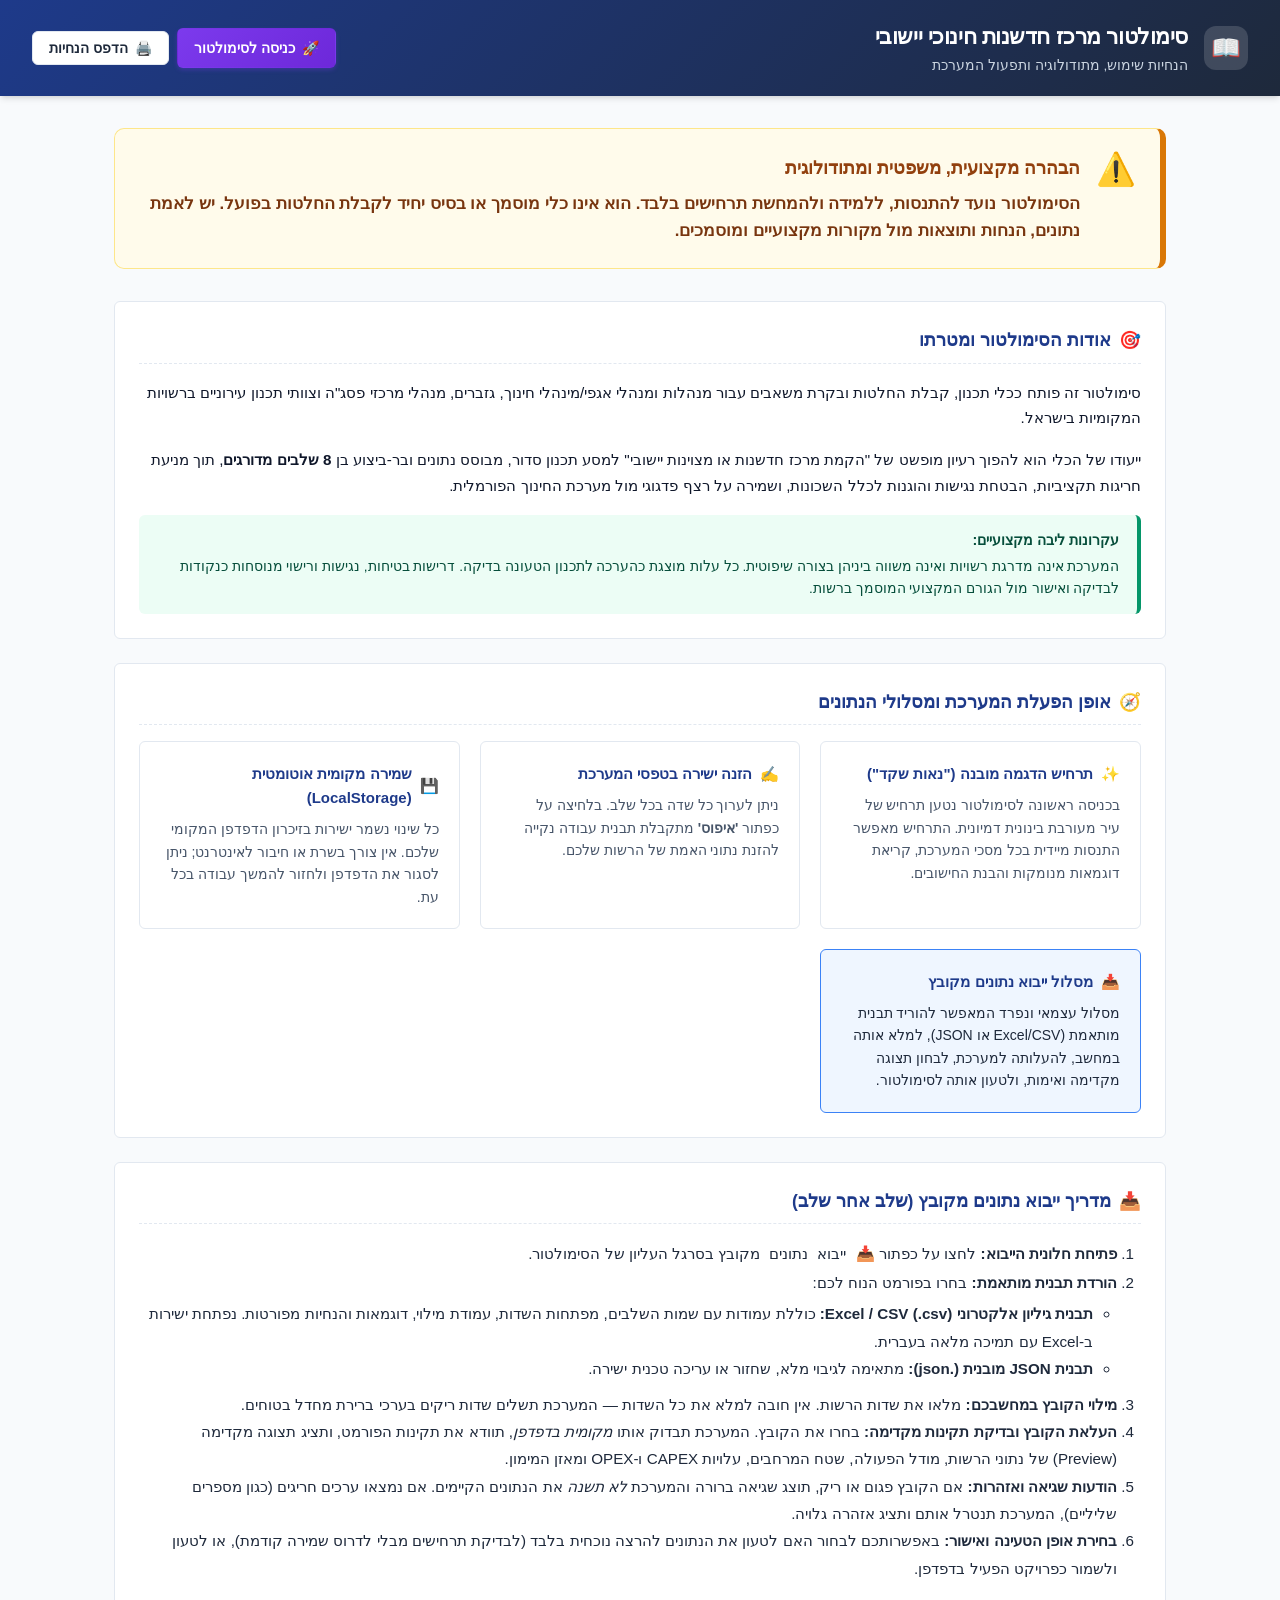
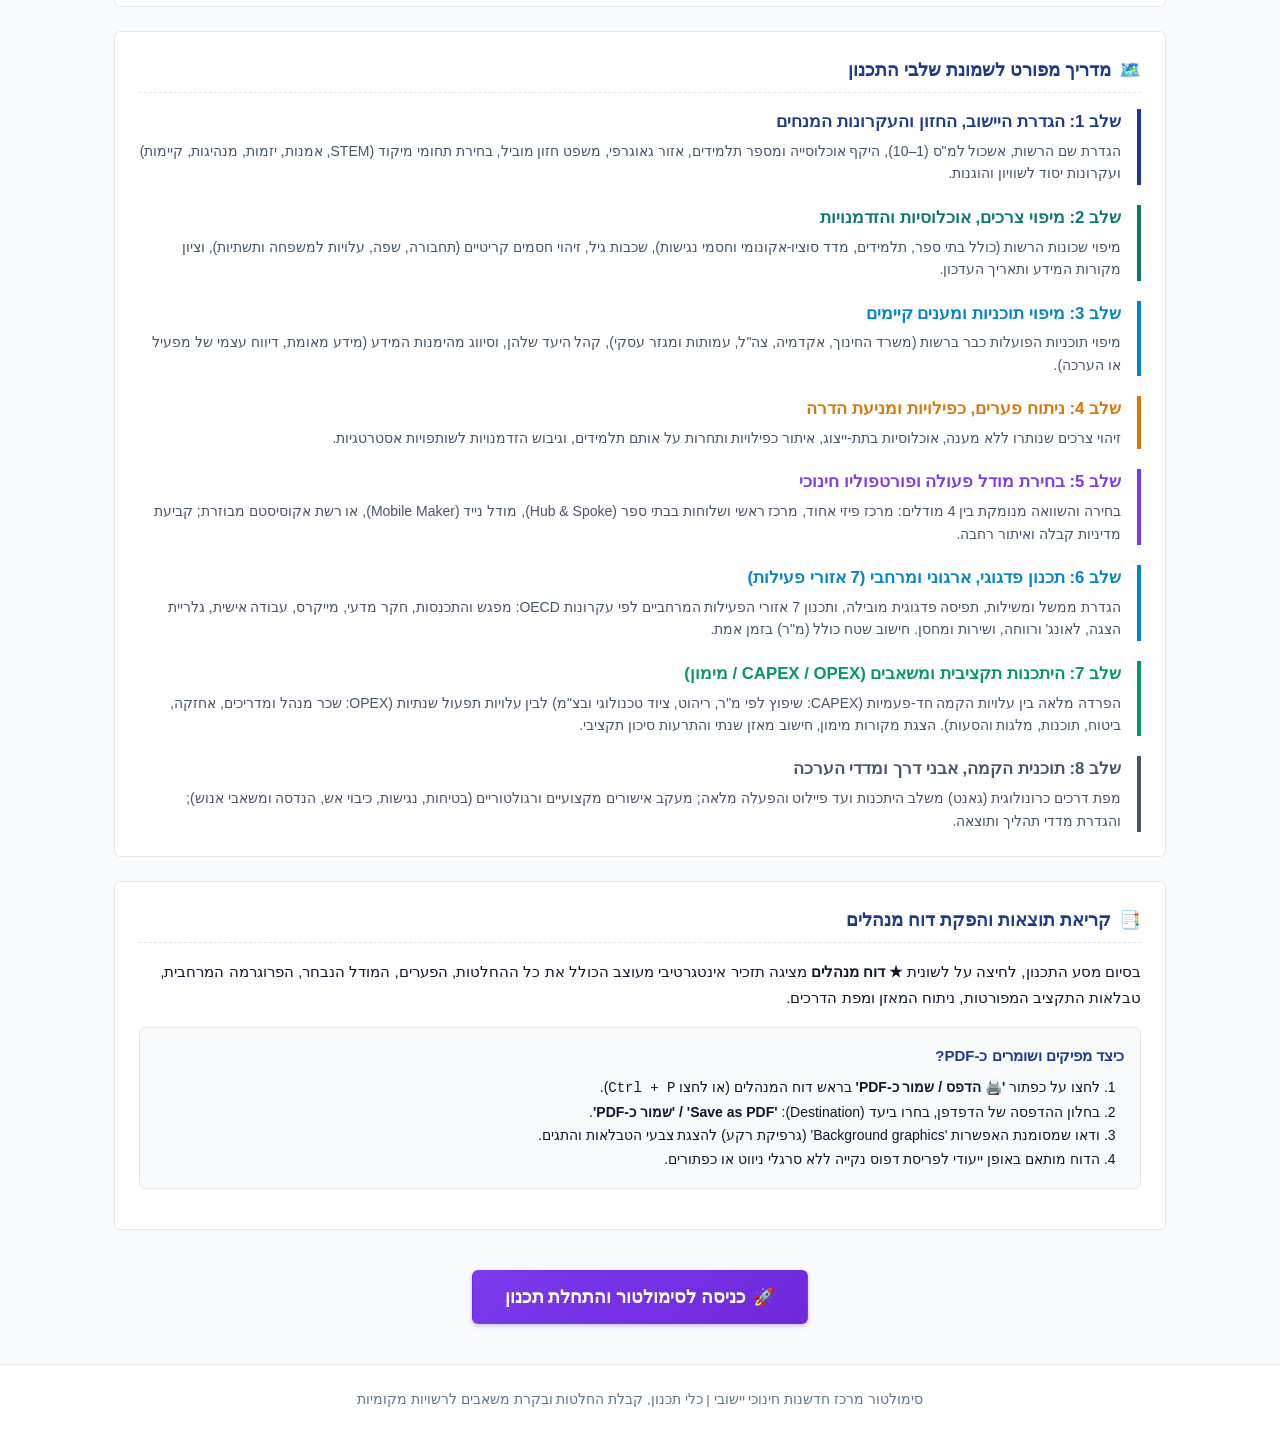
<file: instructions.html>
<!DOCTYPE html>
<html lang="he" dir="rtl">
<head>
  <meta charset="UTF-8">
  <meta name="viewport" content="width=device-width, initial-scale=1.0">
  <title>הנחיות שימוש ומדריך למשתמש | סימולטור מרכז חדשנות חינוכי יישובי</title>
  <link rel="stylesheet" href="css/styles.css">
</head>
<body>

  <!-- כותרת ראשית עליונה -->
  <header class="app-header">
    <div class="header-container">
      <div class="brand-section">
        <div class="brand-icon">📖</div>
        <div class="brand-text">
          <h1>סימולטור מרכז חדשנות חינוכי יישובי</h1>
          <p>הנחיות שימוש, מתודולוגיה ותפעול המערכת</p>
        </div>
      </div>
      <div class="header-actions">
        <a href="index.html" class="btn btn-demo">
          <span>🚀</span> כניסה לסימולטור
        </a>
        <button type="button" class="btn btn-secondary" onclick="window.print()">
          <span>🖨️</span> הדפס הנחיות
        </button>
      </div>
    </div>
  </header>

  <!-- תוכן ראשי -->
  <main class="main-content" style="max-width: 1100px; margin: 2rem auto; padding: 0 1.5rem;">

    <!-- תיבת הבהרה בולטת (חובה רגולטורית ואתית) -->
    <div class="disclaimer-banner" style="margin-bottom: 2rem; border-right: 6px solid #d97706; background-color: #fffbeb; padding: 1.5rem; border-radius: var(--border-radius);">
      <div style="display:flex; align-items:flex-start; gap:1rem;">
        <span style="font-size:2rem; line-height:1;">⚠️</span>
        <div>
          <h3 style="color:#92400e; margin-bottom:0.5rem; font-size:1.15rem;">הבהרה מקצועית, משפטית ומתודולוגית</h3>
          <p style="font-size:1.05rem; font-weight:600; color:#78350f; line-height:1.6;">
            הסימולטור נועד להתנסות, ללמידה ולהמחשת תרחישים בלבד. הוא אינו כלי מוסמך או בסיס יחיד לקבלת החלטות בפועל. יש לאמת נתונים, הנחות ותוצאות מול מקורות מקצועיים ומוסמכים.
          </p>
        </div>
      </div>
    </div>

    <!-- מבוא ומטרת הכלי -->
    <section class="form-section">
      <div class="form-section-title">
        <span>🎯</span> אודות הסימולטור ומטרתו
      </div>
      <p style="margin-bottom:1rem; font-size:0.95rem; line-height:1.7;">
        סימולטור זה פותח ככלי תכנון, קבלת החלטות ובקרת משאבים עבור מנהלות ומנהלי אגפי/מינהלי חינוך, גזברים, מנהלי מרכזי פסג"ה וצוותי תכנון עירוניים ברשויות המקומיות בישראל.
      </p>
      <p style="margin-bottom:1rem; font-size:0.95rem; line-height:1.7;">
        ייעודו של הכלי הוא להפוך רעיון מופשט של "הקמת מרכז חדשנות או מצוינות יישובי" למסע תכנון סדור, מבוסס נתונים ובר-ביצוע בן <strong>8 שלבים מדורגים</strong>, תוך מניעת חריגות תקציביות, הבטחת נגישות והוגנות לכלל השכונות, ושמירה על רצף פדגוגי מול מערכת החינוך הפורמלית.
      </p>
      <div class="meta-card meta-card-known">
        <strong>עקרונות ליבה מקצועיים:</strong>
        המערכת אינה מדרגת רשויות ואינה משווה ביניהן בצורה שיפוטית. כל עלות מוצגת כהערכה לתכנון הטעונה בדיקה. דרישות בטיחות, נגישות ורישוי מנוסחות כנקודות לבדיקה ואישור מול הגורם המקצועי המוסמך ברשות.
      </div>
    </section>

    <!-- אופן הפעלת המערכת ומסלולי הזנת הנתונים -->
    <section class="form-section">
      <div class="form-section-title">
        <span>🧭</span> אופן הפעלת המערכת ומסלולי הנתונים
      </div>
      
      <div style="display:grid; grid-template-columns: repeat(auto-fit, minmax(300px, 1fr)); gap:1.25rem; margin-top:1rem;">
        
        <div style="border:1px solid var(--gray-200); border-radius:var(--border-radius-sm); padding:1.25rem; background:#fff;">
          <h4 style="color:var(--primary); margin-bottom:0.5rem; display:flex; align-items:center; gap:0.5rem;">
            <span>✨</span> תרחיש הדגמה מובנה ("נאות שקד")
          </h4>
          <p style="font-size:0.875rem; color:var(--gray-600); line-height:1.6;">
            בכניסה ראשונה לסימולטור נטען תרחיש של עיר מעורבת בינונית דמיונית. התרחיש מאפשר התנסות מיידית בכל מסכי המערכת, קריאת דוגמאות מנומקות והבנת החישובים.
          </p>
        </div>

        <div style="border:1px solid var(--gray-200); border-radius:var(--border-radius-sm); padding:1.25rem; background:#fff;">
          <h4 style="color:var(--primary); margin-bottom:0.5rem; display:flex; align-items:center; gap:0.5rem;">
            <span>✍️</span> הזנה ישירה בטפסי המערכת
          </h4>
          <p style="font-size:0.875rem; color:var(--gray-600); line-height:1.6;">
            ניתן לערוך כל שדה בכל שלב. בלחיצה על כפתור <strong>'איפוס'</strong> מתקבלת תבנית עבודה נקייה להזנת נתוני האמת של הרשות שלכם.
          </p>
        </div>

        <div style="border:1px solid var(--gray-200); border-radius:var(--border-radius-sm); padding:1.25rem; background:#fff;">
          <h4 style="color:var(--primary); margin-bottom:0.5rem; display:flex; align-items:center; gap:0.5rem;">
            <span>💾</span> שמירה מקומית אוטומטית (LocalStorage)
          </h4>
          <p style="font-size:0.875rem; color:var(--gray-600); line-height:1.6;">
            כל שינוי נשמר ישירות בזיכרון הדפדפן המקומי שלכם. אין צורך בשרת או חיבור לאינטרנט; ניתן לסגור את הדפדפן ולחזור להמשך עבודה בכל עת.
          </p>
        </div>

        <div style="border:1px solid var(--primary-light); border-radius:var(--border-radius-sm); padding:1.25rem; background:var(--primary-subtle);">
          <h4 style="color:var(--primary); margin-bottom:0.5rem; display:flex; align-items:center; gap:0.5rem;">
            <span>📥</span> מסלול ייבוא נתונים מקובץ
          </h4>
          <p style="font-size:0.875rem; color:var(--gray-800); line-height:1.6;">
            מסלול עצמאי ונפרד המאפשר להוריד תבנית מותאמת (Excel/CSV או JSON), למלא אותה במחשב, להעלותה למערכת, לבחון תצוגה מקדימה ואימות, ולטעון אותה לסימולטור.
          </p>
        </div>

      </div>
    </section>

    <!-- מדריך מפורט למסלול ייבוא נתונים מקובץ -->
    <section class="form-section">
      <div class="form-section-title">
        <span>📥</span> מדריך ייבוא נתונים מקובץ (שלב אחר שלב)
      </div>
      
      <ol style="margin-right:1.5rem; font-size:0.95rem; line-height:1.8; color:var(--gray-800);">
        <li>
          <strong>פתיחת חלונית הייבוא:</strong> לחצו על כפתור <code>📥 ייבוא נתונים מקובץ</code> בסרגל העליון של הסימולטור.
        </li>
        <li>
          <strong>הורדת תבנית מותאמת:</strong> בחרו בפורמט הנוח לכם:
          <ul style="margin-right:1.5rem; margin-top:0.25rem; margin-bottom:0.5rem;">
            <li><strong>תבנית גיליון אלקטרוני Excel / CSV (.csv):</strong> כוללת עמודות עם שמות השלבים, מפתחות השדות, עמודת מילוי, דוגמאות והנחיות מפורטות. נפתחת ישירות ב-Excel עם תמיכה מלאה בעברית.</li>
            <li><strong>תבנית JSON מובנית (.json):</strong> מתאימה לגיבוי מלא, שחזור או עריכה טכנית ישירה.</li>
          </ul>
        </li>
        <li>
          <strong>מילוי הקובץ במחשבכם:</strong> מלאו את שדות הרשות. אין חובה למלא את כל השדות — המערכת תשלים שדות ריקים בערכי ברירת מחדל בטוחים.
        </li>
        <li>
          <strong>העלאת הקובץ ובדיקת תקינות מקדימה:</strong> בחרו את הקובץ. המערכת תבדוק אותו <em>מקומית בדפדפן</em>, תוודא את תקינות הפורמט, ותציג תצוגה מקדימה (Preview) של נתוני הרשות, מודל הפעולה, שטח המרחבים, עלויות CAPEX ו-OPEX ומאזן המימון.
        </li>
        <li>
          <strong>הודעות שגיאה ואזהרות:</strong> אם הקובץ פגום או ריק, תוצג שגיאה ברורה והמערכת <em>לא תשנה</em> את הנתונים הקיימים. אם נמצאו ערכים חריגים (כגון מספרים שליליים), המערכת תנטרל אותם ותציג אזהרה גלויה.
        </li>
        <li>
          <strong>בחירת אופן הטעינה ואישור:</strong> באפשרותכם לבחור האם לטעון את הנתונים להרצה נוכחית בלבד (לבדיקת תרחישים מבלי לדרוס שמירה קודמת), או לטעון ולשמור כפרויקט הפעיל בדפדפן.
        </li>
      </ol>
    </section>

    <!-- פירוט 8 שלבי התכנון בסימולטור -->
    <section class="form-section">
      <div class="form-section-title">
        <span>🗺️</span> מדריך מפורט לשמונת שלבי התכנון
      </div>

      <div style="display:flex; flex-direction:column; gap:1.25rem; margin-top:1rem;">
        
        <div style="border-right:4px solid var(--primary); padding-right:1rem;">
          <h4 style="color:var(--primary); font-size:1.05rem;">שלב 1: הגדרת היישוב, החזון והעקרונות המנחים</h4>
          <p style="font-size:0.875rem; color:var(--gray-600); margin-top:0.25rem;">
            הגדרת שם הרשות, אשכול למ"ס (1–10), היקף אוכלוסייה ומספר תלמידים, אזור גאוגרפי, משפט חזון מוביל, בחירת תחומי מיקוד (STEM, אמנות, יזמות, מנהיגות, קיימות) ועקרונות יסוד לשוויון והוגנות.
          </p>
        </div>

        <div style="border-right:4px solid var(--secondary); padding-right:1rem;">
          <h4 style="color:var(--secondary); font-size:1.05rem;">שלב 2: מיפוי צרכים, אוכלוסיות והזדמנויות</h4>
          <p style="font-size:0.875rem; color:var(--gray-600); margin-top:0.25rem;">
            מיפוי שכונות הרשות (כולל בתי ספר, תלמידים, מדד סוציו-אקונומי וחסמי נגישות), שכבות גיל, זיהוי חסמים קריטיים (תחבורה, שפה, עלויות למשפחה ותשתיות), וציון מקורות המידע ותאריך העדכון.
          </p>
        </div>

        <div style="border-right:4px solid var(--info); padding-right:1rem;">
          <h4 style="color:var(--info); font-size:1.05rem;">שלב 3: מיפוי תוכניות ומענים קיימים</h4>
          <p style="font-size:0.875rem; color:var(--gray-600); margin-top:0.25rem;">
            מיפוי תוכניות הפועלות כבר ברשות (משרד החינוך, אקדמיה, צה"ל, עמותות ומגזר עסקי), קהל היעד שלהן, וסיווג מהימנות המידע (מידע מאומת, דיווח עצמי של מפעיל או הערכה).
          </p>
        </div>

        <div style="border-right:4px solid var(--warning); padding-right:1rem;">
          <h4 style="color:var(--warning); font-size:1.05rem;">שלב 4: ניתוח פערים, כפילויות ומניעת הדרה</h4>
          <p style="font-size:0.875rem; color:var(--gray-600); margin-top:0.25rem;">
            זיהוי צרכים שנותרו ללא מענה, אוכלוסיות בתת-ייצוג, איתור כפילויות ותחרות על אותם תלמידים, וגיבוש הזדמנויות לשותפויות אסטרטגיות.
          </p>
        </div>

        <div style="border-right:4px solid var(--purple); padding-right:1rem;">
          <h4 style="color:var(--purple); font-size:1.05rem;">שלב 5: בחירת מודל פעולה ופורטפוליו חינוכי</h4>
          <p style="font-size:0.875rem; color:var(--gray-600); margin-top:0.25rem;">
            בחירה והשוואה מנומקת בין 4 מודלים: מרכז פיזי אחוד, מרכז ראשי ושלוחות בבתי ספר (Hub & Spoke), מודל נייד (Mobile Maker), או רשת אקוסיסטם מבוזרת; קביעת מדיניות קבלה ואיתור רחבה.
          </p>
        </div>

        <div style="border-right:4px solid #0284c7; padding-right:1rem;">
          <h4 style="color:#0284c7; font-size:1.05rem;">שלב 6: תכנון פדגוגי, ארגוני ומרחבי (7 אזורי פעילות)</h4>
          <p style="font-size:0.875rem; color:var(--gray-600); margin-top:0.25rem;">
            הגדרת ממשל ומשילות, תפיסה פדגוגית מובילה, ותכנון 7 אזורי הפעילות המרחביים לפי עקרונות OECD: מפגש והתכנסות, חקר מדעי, מייקרס, עבודה אישית, גלריית הצגה, לאונג' ורווחה, ושירות ומחסן. חישוב שטח כולל (מ"ר) בזמן אמת.
          </p>
        </div>

        <div style="border-right:4px solid var(--success); padding-right:1rem;">
          <h4 style="color:var(--success); font-size:1.05rem;">שלב 7: היתכנות תקציבית ומשאבים (CAPEX / OPEX / מימון)</h4>
          <p style="font-size:0.875rem; color:var(--gray-600); margin-top:0.25rem;">
            הפרדה מלאה בין עלויות הקמה חד-פעמיות (CAPEX: שיפוץ לפי מ"ר, ריהוט, ציוד טכנולוגי ובצ"מ) לבין עלויות תפעול שנתיות (OPEX: שכר מנהל ומדריכים, אחזקה, ביטוח, תוכנות, מלגות והסעות). הצגת מקורות מימון, חישוב מאזן שנתי והתרעות סיכון תקציבי.
          </p>
        </div>

        <div style="border-right:4px solid #475569; padding-right:1rem;">
          <h4 style="color:#475569; font-size:1.05rem;">שלב 8: תוכנית הקמה, אבני דרך ומדדי הערכה</h4>
          <p style="font-size:0.875rem; color:var(--gray-600); margin-top:0.25rem;">
            מפת דרכים כרונולוגית (גאנט) משלב היתכנות ועד פיילוט והפעלה מלאה; מעקב אישורים מקצועיים ורגולטוריים (בטיחות, נגישות, כיבוי אש, הנדסה ומשאבי אנוש); והגדרת מדדי תהליך ותוצאה.
          </p>
        </div>

      </div>
    </section>

    <!-- קריאת תוצאות, הפקת דוח והדפסה -->
    <section class="form-section">
      <div class="form-section-title">
        <span>📑</span> קריאת תוצאות והפקת דוח מנהלים
      </div>
      <p style="font-size:0.95rem; line-height:1.7; margin-bottom:1rem;">
        בסיום מסע התכנון, לחיצה על לשונית <strong>★ דוח מנהלים</strong> מציגה תזכיר אינטגרטיבי מעוצב הכולל את כל ההחלטות, הפערים, המודל הנבחר, הפרוגרמה המרחבית, טבלאות התקציב המפורטות, ניתוח המאזן ומפת הדרכים.
      </p>
      <div style="background:#f8fafc; border:1px solid var(--gray-200); border-radius:var(--border-radius-sm); padding:1rem; margin-bottom:1rem;">
        <h4 style="color:var(--primary); margin-bottom:0.5rem;">כיצד מפיקים ושומרים כ-PDF?</h4>
        <ol style="margin-right:1.5rem; font-size:0.875rem; line-height:1.7;">
          <li>לחצו על כפתור <strong>'🖨️ הדפס / שמור כ-PDF'</strong> בראש דוח המנהלים (או לחצו <code>Ctrl + P</code>).</li>
          <li>בחלון ההדפסה של הדפדפן, בחרו ביעד (Destination): <strong>'Save as PDF' / 'שמור כ-PDF'</strong>.</li>
          <li>ודאו שמסומנת האפשרות 'Background graphics' (גרפיקת רקע) להצגת צבעי הטבלאות והתגים.</li>
          <li>הדוח מותאם באופן ייעודי לפריסת דפוס נקייה ללא סרגלי ניווט או כפתורים.</li>
        </ol>
      </div>
    </section>

    <!-- לחצן חזרה לסימולטור בתחתית הדף -->
    <div style="text-align:center; margin: 2.5rem 0;">
      <a href="index.html" class="btn btn-demo" style="font-size:1.1rem; padding:0.75rem 2rem;">
        <span>🚀</span> כניסה לסימולטור והתחלת תכנון
      </a>
    </div>

  </main>

  <footer style="text-align:center; padding:1.5rem; color:#64748b; font-size:0.85rem; border-top:1px solid var(--gray-200); background:#fff;">
    סימולטור מרכז חדשנות חינוכי יישובי | כלי תכנון, קבלת החלטות ובקרת משאבים לרשויות מקומיות
  </footer>

</body>
</html>
</file>
<file: css/styles.css>
/* ==========================================================================
   סימולטור מרכז חדשנות חינוכי יישובי - גיליון סגנונות (RTL מלא)
   ========================================================================== */

:root {
  --primary: #1e3a8a;          /* כחול מנהלי עמוק */
  --primary-light: #3b82f6;    /* כחול בהיר פעיל */
  --primary-subtle: #eff6ff;   /* רקע כחול עדין */
  --secondary: #0f766e;        /* טורקיז אסטרטגי */
  --secondary-subtle: #f0fdfa;
  --dark: #0f172a;             /* טקסט כהה */
  --gray-800: #1e293b;
  --gray-600: #475569;
  --gray-400: #94a3b8;
  --gray-200: #e2e8f0;
  --gray-100: #f1f5f9;
  --gray-50: #f8fafc;
  --success: #059669;
  --success-subtle: #ecfdf5;
  --warning: #d97706;
  --warning-subtle: #fffbeb;
  --danger: #dc2626;
  --danger-subtle: #fef2f2;
  --info: #0284c7;
  --info-subtle: #f0f9ff;
  --purple: #7c3aed;
  --purple-subtle: #faf5ff;

  --border-radius-sm: 6px;
  --border-radius: 10px;
  --border-radius-lg: 16px;
  --shadow-sm: 0 1px 2px 0 rgb(0 0 0 / 0.05);
  --shadow: 0 4px 6px -1px rgb(0 0 0 / 0.1), 0 2px 4px -2px rgb(0 0 0 / 0.1);
  --shadow-lg: 0 10px 15px -3px rgb(0 0 0 / 0.1), 0 4px 6px -4px rgb(0 0 0 / 0.1);

  --font-family: -apple-system, BlinkMacSystemFont, "Segoe UI", Roboto, "Rubik", "Assistant", Arial, sans-serif;
}

*, *::before, *::after {
  box-sizing: border-box;
  margin: 0;
  padding: 0;
}

body {
  direction: rtl;
  text-align: right;
  font-family: var(--font-family);
  background-color: #f8fafc;
  color: var(--dark);
  line-height: 1.6;
  font-size: 15px;
  -webkit-font-smoothing: antialiased;
}

/* Header & Top Bar */
.app-header {
  background: linear-gradient(135deg, #1e3a8a 0%, #1e293b 100%);
  color: #ffffff;
  padding: 1.25rem 2rem;
  box-shadow: var(--shadow);
  position: sticky;
  top: 0;
  z-index: 100;
}

.header-container {
  max-width: 1380px;
  margin: 0 auto;
  display: flex;
  justify-content: space-between;
  align-items: center;
  flex-wrap: wrap;
  gap: 1rem;
}

.brand-section {
  display: flex;
  align-items: center;
  gap: 1rem;
}

.brand-icon {
  width: 44px;
  height: 44px;
  background: rgba(255, 255, 255, 0.15);
  border-radius: 12px;
  display: flex;
  align-items: center;
  justify-content: center;
  font-size: 1.5rem;
}

.brand-text h1 {
  font-size: 1.35rem;
  font-weight: 700;
  letter-spacing: -0.02em;
}

.brand-text p {
  font-size: 0.85rem;
  color: #cbd5e1;
}

.header-actions {
  display: flex;
  align-items: center;
  gap: 0.5rem;
  flex-wrap: wrap;
}

/* Buttons */
.btn {
  display: inline-flex;
  align-items: center;
  gap: 0.45rem;
  font-family: inherit;
  font-size: 0.875rem;
  font-weight: 600;
  padding: 0.5rem 1rem;
  border-radius: var(--border-radius-sm);
  border: 1px solid transparent;
  cursor: pointer;
  transition: all 0.2s ease;
  text-decoration: none;
}

.btn-primary {
  background-color: var(--primary-light);
  color: #ffffff;
}

.btn-primary:hover {
  background-color: #2563eb;
  box-shadow: var(--shadow-sm);
}

.btn-secondary {
  background-color: #ffffff;
  color: var(--gray-800);
  border-color: var(--gray-200);
}

.btn-secondary:hover {
  background-color: var(--gray-50);
  border-color: var(--gray-400);
}

.btn-outline-light {
  background: transparent;
  color: #ffffff;
  border-color: rgba(255, 255, 255, 0.35);
}

.btn-outline-light:hover {
  background: rgba(255, 255, 255, 0.12);
  border-color: #ffffff;
}

.btn-demo {
  background: linear-gradient(135deg, #7c3aed 0%, #6d28d9 100%);
  color: #ffffff;
  box-shadow: 0 2px 4px rgba(124, 58, 237, 0.3);
}

.btn-demo:hover {
  background: linear-gradient(135deg, #6d28d9 0%, #5b21b6 100%);
}

.btn-success {
  background-color: var(--success);
  color: #ffffff;
}

.btn-success:hover {
  background-color: #047857;
}

.btn-danger {
  background-color: var(--danger);
  color: #ffffff;
}

.btn-danger:hover {
  background-color: #b91c1c;
}

.btn-sm {
  padding: 0.3rem 0.65rem;
  font-size: 0.8rem;
}

/* Stepper Navigation */
.stepper-nav-wrapper {
  background-color: #ffffff;
  border-bottom: 1px solid var(--gray-200);
  box-shadow: var(--shadow-sm);
  position: sticky;
  top: 75px;
  z-index: 90;
}

.stepper-nav {
  max-width: 1380px;
  margin: 0 auto;
  display: flex;
  overflow-x: auto;
  scrollbar-width: thin;
  padding: 0.75rem 1rem;
  gap: 0.5rem;
}

.step-tab {
  flex: 1;
  min-width: 140px;
  background: var(--gray-50);
  border: 1px solid var(--gray-200);
  border-radius: var(--border-radius-sm);
  padding: 0.6rem 0.75rem;
  display: flex;
  align-items: center;
  gap: 0.6rem;
  cursor: pointer;
  transition: all 0.2s ease;
  user-select: none;
}

.step-tab:hover {
  background: var(--gray-100);
  border-color: var(--gray-400);
}

.step-tab.active {
  background: var(--primary-subtle);
  border-color: var(--primary-light);
  box-shadow: var(--shadow-sm);
}

.step-tab.completed {
  border-color: var(--success);
}

.step-badge {
  width: 26px;
  height: 26px;
  border-radius: 50%;
  background: var(--gray-200);
  color: var(--gray-600);
  display: flex;
  align-items: center;
  justify-content: center;
  font-size: 0.8rem;
  font-weight: 700;
  flex-shrink: 0;
}

.step-tab.active .step-badge {
  background: var(--primary);
  color: #ffffff;
}

.step-tab.completed .step-badge {
  background: var(--success);
  color: #ffffff;
}

.step-tab-content {
  display: flex;
  flex-direction: column;
  overflow: hidden;
}

.step-tab-title {
  font-size: 0.8rem;
  font-weight: 700;
  color: var(--gray-800);
  white-space: nowrap;
  overflow: hidden;
  text-overflow: ellipsis;
}

.step-tab-subtitle {
  font-size: 0.7rem;
  color: var(--gray-600);
  white-space: nowrap;
  overflow: hidden;
  text-overflow: ellipsis;
}

/* Main Container */
.main-content {
  max-width: 1380px;
  margin: 1.5rem auto;
  padding: 0 1rem;
}

/* Stage Header & Status Bar */
.stage-panel {
  display: none;
  background: #ffffff;
  border-radius: var(--border-radius);
  border: 1px solid var(--gray-200);
  box-shadow: var(--shadow);
  padding: 2rem;
  margin-bottom: 2rem;
}

.stage-panel.active {
  display: block;
  animation: fadeIn 0.25s ease-out;
}

@keyframes fadeIn {
  from { opacity: 0; transform: translateY(6px); }
  to { opacity: 1; transform: translateY(0); }
}

.stage-header {
  border-bottom: 2px solid var(--gray-100);
  padding-bottom: 1.25rem;
  margin-bottom: 1.5rem;
  display: flex;
  justify-content: space-between;
  align-items: flex-start;
  flex-wrap: wrap;
  gap: 1rem;
}

.stage-title-wrap h2 {
  font-size: 1.45rem;
  font-weight: 800;
  color: var(--gray-800);
  display: flex;
  align-items: center;
  gap: 0.5rem;
}

.stage-title-wrap p {
  color: var(--gray-600);
  margin-top: 0.35rem;
  font-size: 0.95rem;
}

/* Knowledge & Status Cards in Every Stage */
.status-meta-grid {
  display: grid;
  grid-template-columns: repeat(auto-fit, minmax(280px, 1fr));
  gap: 1rem;
  margin-bottom: 1.75rem;
}

.meta-card {
  padding: 0.9rem 1.1rem;
  border-radius: var(--border-radius-sm);
  border-right: 4px solid;
  font-size: 0.85rem;
}

.meta-card-known {
  background-color: var(--success-subtle);
  border-color: var(--success);
  color: #064e3b;
}

.meta-card-missing {
  background-color: var(--danger-subtle);
  border-color: var(--danger);
  color: #7f1d1d;
}

.meta-card-verify {
  background-color: var(--warning-subtle);
  border-color: var(--warning);
  color: #78350f;
}

.meta-card strong {
  display: block;
  margin-bottom: 0.25rem;
  font-size: 0.9rem;
}

/* Forms & Inputs */
.form-section {
  background-color: #ffffff;
  border: 1px solid var(--gray-200);
  border-radius: var(--border-radius-sm);
  padding: 1.5rem;
  margin-bottom: 1.5rem;
}

.form-section-title {
  font-size: 1.1rem;
  font-weight: 700;
  color: var(--primary);
  margin-bottom: 1rem;
  display: flex;
  align-items: center;
  gap: 0.5rem;
  border-bottom: 1px dashed var(--gray-200);
  padding-bottom: 0.5rem;
}

.form-grid {
  display: grid;
  grid-template-columns: repeat(auto-fit, minmax(280px, 1fr));
  gap: 1.25rem;
}

.form-group {
  display: flex;
  flex-direction: column;
  gap: 0.4rem;
}

.form-group label {
  font-size: 0.875rem;
  font-weight: 600;
  color: var(--gray-800);
  display: flex;
  justify-content: space-between;
  align-items: center;
}

.field-meta-tag {
  font-size: 0.72rem;
  font-weight: normal;
  padding: 0.15rem 0.45rem;
  border-radius: 4px;
}

.form-control {
  font-family: inherit;
  font-size: 0.9rem;
  padding: 0.55rem 0.75rem;
  border: 1px solid var(--gray-200);
  border-radius: var(--border-radius-sm);
  background-color: #ffffff;
  color: var(--dark);
  transition: border-color 0.15s ease, box-shadow 0.15s ease;
  width: 100%;
}

.form-control:focus {
  outline: none;
  border-color: var(--primary-light);
  box-shadow: 0 0 0 3px rgba(59, 130, 246, 0.15);
}

textarea.form-control {
  min-height: 85px;
  resize: vertical;
}

.form-text {
  font-size: 0.75rem;
  color: var(--gray-600);
}

/* Badges & Tags */
.badge {
  display: inline-flex;
  align-items: center;
  gap: 0.3rem;
  font-size: 0.75rem;
  font-weight: 600;
  padding: 0.2rem 0.55rem;
  border-radius: 9999px;
  white-space: nowrap;
}

.badge-verified { background-color: var(--success-subtle); color: var(--success); border: 1px solid #a7f3d0; }
.badge-self     { background-color: var(--info-subtle);    color: var(--info);    border: 1px solid #bae6fd; }
.badge-estimate { background-color: var(--warning-subtle); color: var(--warning); border: 1px solid #fde68a; }
.badge-missing  { background-color: var(--danger-subtle);  color: var(--danger);  border: 1px solid #fecaca; }
.badge-demo     { background-color: var(--purple-subtle);  color: var(--purple);  border: 1px solid #ddd6fe; }

/* Custom Checkbox and Radio Cards */
.selection-cards {
  display: grid;
  grid-template-columns: repeat(auto-fit, minmax(260px, 1fr));
  gap: 1rem;
}

.select-card {
  border: 2px solid var(--gray-200);
  border-radius: var(--border-radius-sm);
  padding: 1.2rem;
  cursor: pointer;
  transition: all 0.2s ease;
  background: #ffffff;
  display: flex;
  flex-direction: column;
  gap: 0.5rem;
}

.select-card:hover {
  border-color: var(--primary-light);
  background-color: var(--gray-50);
}

.select-card.selected {
  border-color: var(--primary);
  background-color: var(--primary-subtle);
  box-shadow: var(--shadow-sm);
}

.select-card-header {
  display: flex;
  align-items: center;
  justify-content: space-between;
}

.select-card-title {
  font-weight: 700;
  font-size: 1rem;
  color: var(--gray-800);
}

.select-card-desc {
  font-size: 0.85rem;
  color: var(--gray-600);
}

.select-card-impacts {
  margin-top: 0.5rem;
  font-size: 0.78rem;
  border-top: 1px solid var(--gray-200);
  padding-top: 0.5rem;
  color: var(--gray-800);
}

/* Data Tables */
.table-responsive {
  width: 100%;
  overflow-x: auto;
  margin: 1rem 0;
  border: 1px solid var(--gray-200);
  border-radius: var(--border-radius-sm);
  background: #ffffff;
}

.table {
  width: 100%;
  border-collapse: collapse;
  font-size: 0.875rem;
  text-align: right;
}

.table th {
  background-color: var(--gray-100);
  color: var(--gray-800);
  font-weight: 700;
  padding: 0.75rem 1rem;
  border-bottom: 2px solid var(--gray-200);
  white-space: nowrap;
}

.table td {
  padding: 0.75rem 1rem;
  border-bottom: 1px solid var(--gray-200);
  vertical-align: middle;
}

.table tbody tr:hover {
  background-color: var(--gray-50);
}

.table tfoot th, .table tfoot td {
  background-color: var(--gray-100);
  font-weight: 700;
  border-top: 2px solid var(--gray-400);
}

/* Formula & Assumptions Box */
.formula-box {
  background-color: var(--gray-50);
  border: 1px solid var(--gray-200);
  border-radius: var(--border-radius-sm);
  padding: 0.85rem 1.1rem;
  font-size: 0.85rem;
  margin-top: 0.5rem;
}

.formula-box code {
  background-color: #ffffff;
  padding: 0.15rem 0.4rem;
  border-radius: 4px;
  border: 1px solid var(--gray-200);
  color: var(--primary);
  font-weight: 600;
  font-family: monospace;
}

.formula-box p {
  margin-top: 0.35rem;
  color: var(--gray-600);
  font-size: 0.8rem;
}

/* Stage Footer Actions */
.stage-footer {
  margin-top: 2rem;
  padding-top: 1.25rem;
  border-top: 1px solid var(--gray-200);
  display: flex;
  justify-content: space-between;
  align-items: center;
  flex-wrap: wrap;
  gap: 1rem;
}

.stage-footer-right, .stage-footer-left {
  display: flex;
  align-items: center;
  gap: 0.75rem;
}

/* Floating Banner for Demo Scenario */
.demo-banner {
  background: linear-gradient(90deg, #6d28d9, #4f46e5);
  color: #ffffff;
  padding: 0.5rem 1rem;
  border-radius: var(--border-radius-sm);
  font-size: 0.85rem;
  display: flex;
  align-items: center;
  justify-content: space-between;
  margin-bottom: 1.25rem;
  box-shadow: var(--shadow-sm);
}

.demo-banner strong {
  display: flex;
  align-items: center;
  gap: 0.4rem;
}

/* Interactive Roadmap / Milestones */
.roadmap-timeline {
  display: flex;
  flex-direction: column;
  gap: 1rem;
  margin: 1.5rem 0;
}

.roadmap-item {
  border: 1px solid var(--gray-200);
  border-right: 5px solid var(--primary-light);
  border-radius: var(--border-radius-sm);
  padding: 1rem 1.25rem;
  background: #ffffff;
  display: flex;
  flex-direction: column;
  gap: 0.4rem;
}

.roadmap-item.statutory {
  border-right-color: var(--warning);
}

.roadmap-header {
  display: flex;
  justify-content: space-between;
  align-items: center;
  flex-wrap: wrap;
  gap: 0.5rem;
}

.roadmap-title {
  font-weight: 700;
  font-size: 0.95rem;
  color: var(--gray-800);
}

.roadmap-details {
  display: flex;
  gap: 1.5rem;
  font-size: 0.8rem;
  color: var(--gray-600);
  flex-wrap: wrap;
}

/* Toast Notifications */
.toast-container {
  position: fixed;
  bottom: 20px;
  left: 20px;
  z-index: 9999;
  display: flex;
  flex-direction: column;
  gap: 0.5rem;
}

.toast {
  background-color: var(--gray-800);
  color: #ffffff;
  padding: 0.75rem 1.25rem;
  border-radius: var(--border-radius-sm);
  box-shadow: var(--shadow-lg);
  font-size: 0.875rem;
  display: flex;
  align-items: center;
  gap: 0.5rem;
  animation: slideUp 0.3s ease;
}

.toast.toast-success { background-color: var(--success); }
.toast.toast-warning { background-color: var(--warning); }
.toast.toast-danger  { background-color: var(--danger); }

@keyframes slideUp {
  from { opacity: 0; transform: translateY(15px); }
  to { opacity: 1; transform: translateY(0); }
}

/* Executive Summary View (Report Mode) */
.summary-container {
  background: #ffffff;
  padding: 2.5rem;
  border-radius: var(--border-radius);
  border: 1px solid var(--gray-200);
  box-shadow: var(--shadow);
}

.summary-header {
  text-align: center;
  border-bottom: 3px double var(--gray-400);
  padding-bottom: 1.5rem;
  margin-bottom: 2rem;
}

.summary-header h2 {
  font-size: 1.8rem;
  color: var(--primary);
  margin-bottom: 0.4rem;
}

.summary-meta {
  display: flex;
  justify-content: center;
  gap: 2rem;
  font-size: 0.9rem;
  color: var(--gray-600);
}

.summary-section {
  margin-bottom: 2rem;
  padding-bottom: 1.5rem;
  border-bottom: 1px solid var(--gray-200);
}

.summary-section:last-child {
  border-bottom: none;
}

.summary-section h3 {
  font-size: 1.2rem;
  color: var(--primary);
  margin-bottom: 0.85rem;
  display: flex;
  align-items: center;
  gap: 0.5rem;
}

/* Print Styles */
@media print {
  body {
    background: #ffffff;
    font-size: 12pt;
  }

  .app-header,
  .stepper-nav-wrapper,
  .stage-footer,
  .header-actions,
  .btn,
  .demo-banner,
  .toast-container {
    display: none !important;
  }

  .stage-panel {
    display: none !important;
  }

  #stageSummary {
    display: block !important;
    border: none;
    box-shadow: none;
    padding: 0;
    margin: 0;
  }

  .summary-container {
    border: none;
    box-shadow: none;
    padding: 0;
  }

  .table {
    border: 1px solid #000;
  }

  .table th, .table td {
    border: 1px solid #ccc;
    padding: 6px;
  }

  .app-footer {
    display: block !important;
    background: transparent !important;
    border-top: 1px solid #cbd5e1 !important;
    padding: 0.75rem 0 !important;
    margin-top: 1.5rem !important;
    font-size: 9pt !important;
    color: #64748b !important;
    text-align: center !important;
  }
}

/* ==========================================================================
   הודעת הבהרה מקצועית בולטת (Disclaimer Banner)
   ========================================================================== */
.disclaimer-banner {
  background-color: #fffbeb;
  border: 1px solid #fde68a;
  border-right: 5px solid #d97706;
  border-radius: var(--border-radius-sm);
  padding: 0.9rem 1.25rem;
  margin-bottom: 1.25rem;
  display: flex;
  align-items: center;
  justify-content: space-between;
  gap: 1rem;
  flex-wrap: wrap;
}

.disclaimer-body {
  display: flex;
  align-items: center;
  gap: 0.75rem;
  flex: 1;
  min-width: 280px;
}

.disclaimer-icon {
  font-size: 1.4rem;
  line-height: 1;
  flex-shrink: 0;
}

.disclaimer-text {
  font-size: 0.88rem;
  color: #78350f;
  line-height: 1.5;
}

.disclaimer-text strong {
  color: #92400e;
  display: inline;
  margin-left: 0.35rem;
}

/* ==========================================================================
   חלונית מודאל (Modal Dialog) לייבוא נתונים
   ========================================================================== */
.modal-backdrop {
  position: fixed;
  inset: 0;
  background-color: rgba(15, 23, 42, 0.65);
  backdrop-filter: blur(2px);
  z-index: 1000;
  display: flex;
  align-items: center;
  justify-content: center;
  padding: 1rem;
}

.modal-dialog {
  background-color: #ffffff;
  border-radius: var(--border-radius);
  box-shadow: var(--shadow-lg);
  max-width: 820px;
  width: 100%;
  max-height: 90vh;
  display: flex;
  flex-direction: column;
  overflow: hidden;
  animation: modalFadeIn 0.2s ease-out;
}

@keyframes modalFadeIn {
  from { opacity: 0; transform: scale(0.96); }
  to { opacity: 1; transform: scale(1); }
}

.modal-header {
  padding: 1.15rem 1.5rem;
  border-bottom: 1px solid var(--gray-200);
  display: flex;
  justify-content: space-between;
  align-items: center;
  background-color: #f8fafc;
}

.modal-header h3 {
  font-size: 1.15rem;
  color: var(--primary);
  display: flex;
  align-items: center;
  gap: 0.5rem;
}

.modal-close-btn {
  background: none;
  border: none;
  font-size: 1.5rem;
  line-height: 1;
  color: var(--gray-400);
  cursor: pointer;
  padding: 0.25rem 0.5rem;
  border-radius: 4px;
}

.modal-close-btn:hover {
  color: var(--danger);
  background-color: var(--danger-subtle);
}

.modal-body {
  padding: 1.5rem;
  overflow-y: auto;
  display: flex;
  flex-direction: column;
  gap: 1.25rem;
}

.modal-footer {
  padding: 1rem 1.5rem;
  border-top: 1px solid var(--gray-200);
  background-color: #f8fafc;
  display: flex;
  justify-content: space-between;
  align-items: center;
  flex-wrap: wrap;
  gap: 0.75rem;
}

.file-dropzone {
  border: 2px dashed var(--gray-400);
  border-radius: var(--border-radius-sm);
  padding: 1.25rem;
  text-align: center;
  background-color: #f8fafc;
  cursor: pointer;
  transition: all 0.2s ease;
}

.file-dropzone:hover {
  border-color: var(--primary-light);
  background-color: var(--primary-subtle);
}

/* ==========================================================================
   כותרת תחתונה ושורת קרדיט (Footer & Credit)
   ========================================================================== */
.app-footer {
  background-color: #ffffff;
  border-top: 1px solid var(--gray-200);
  padding: 1.5rem 1rem;
  margin-top: 2.5rem;
  text-align: center;
  direction: rtl;
}

.footer-container {
  max-width: 1200px;
  margin: 0 auto;
}

.footer-credit {
  font-size: 0.9rem;
  color: var(--gray-600);
  margin: 0;
  line-height: 1.6;
}

.footer-credit a {
  color: var(--primary-light);
  text-decoration: none;
  font-weight: 500;
  direction: ltr;
  display: inline-block;
  transition: color 0.2s ease;
}

.footer-credit a:hover {
  text-decoration: underline;
  color: var(--primary);
}


@media (max-width: 768px) {
  .app-header {
    padding: 1rem;
  }

  .stage-panel {
    padding: 1.25rem;
  }

  .stepper-nav {
    padding: 0.5rem;
  }

  .step-tab {
    min-width: 120px;
    padding: 0.5rem;
  }

  .form-grid {
    grid-template-columns: 1fr;
  }

  .stage-footer {
    flex-direction: column;
    align-items: stretch;
  }

  .stage-footer-right, .stage-footer-left {
    justify-content: space-between;
  }
}
</file>
